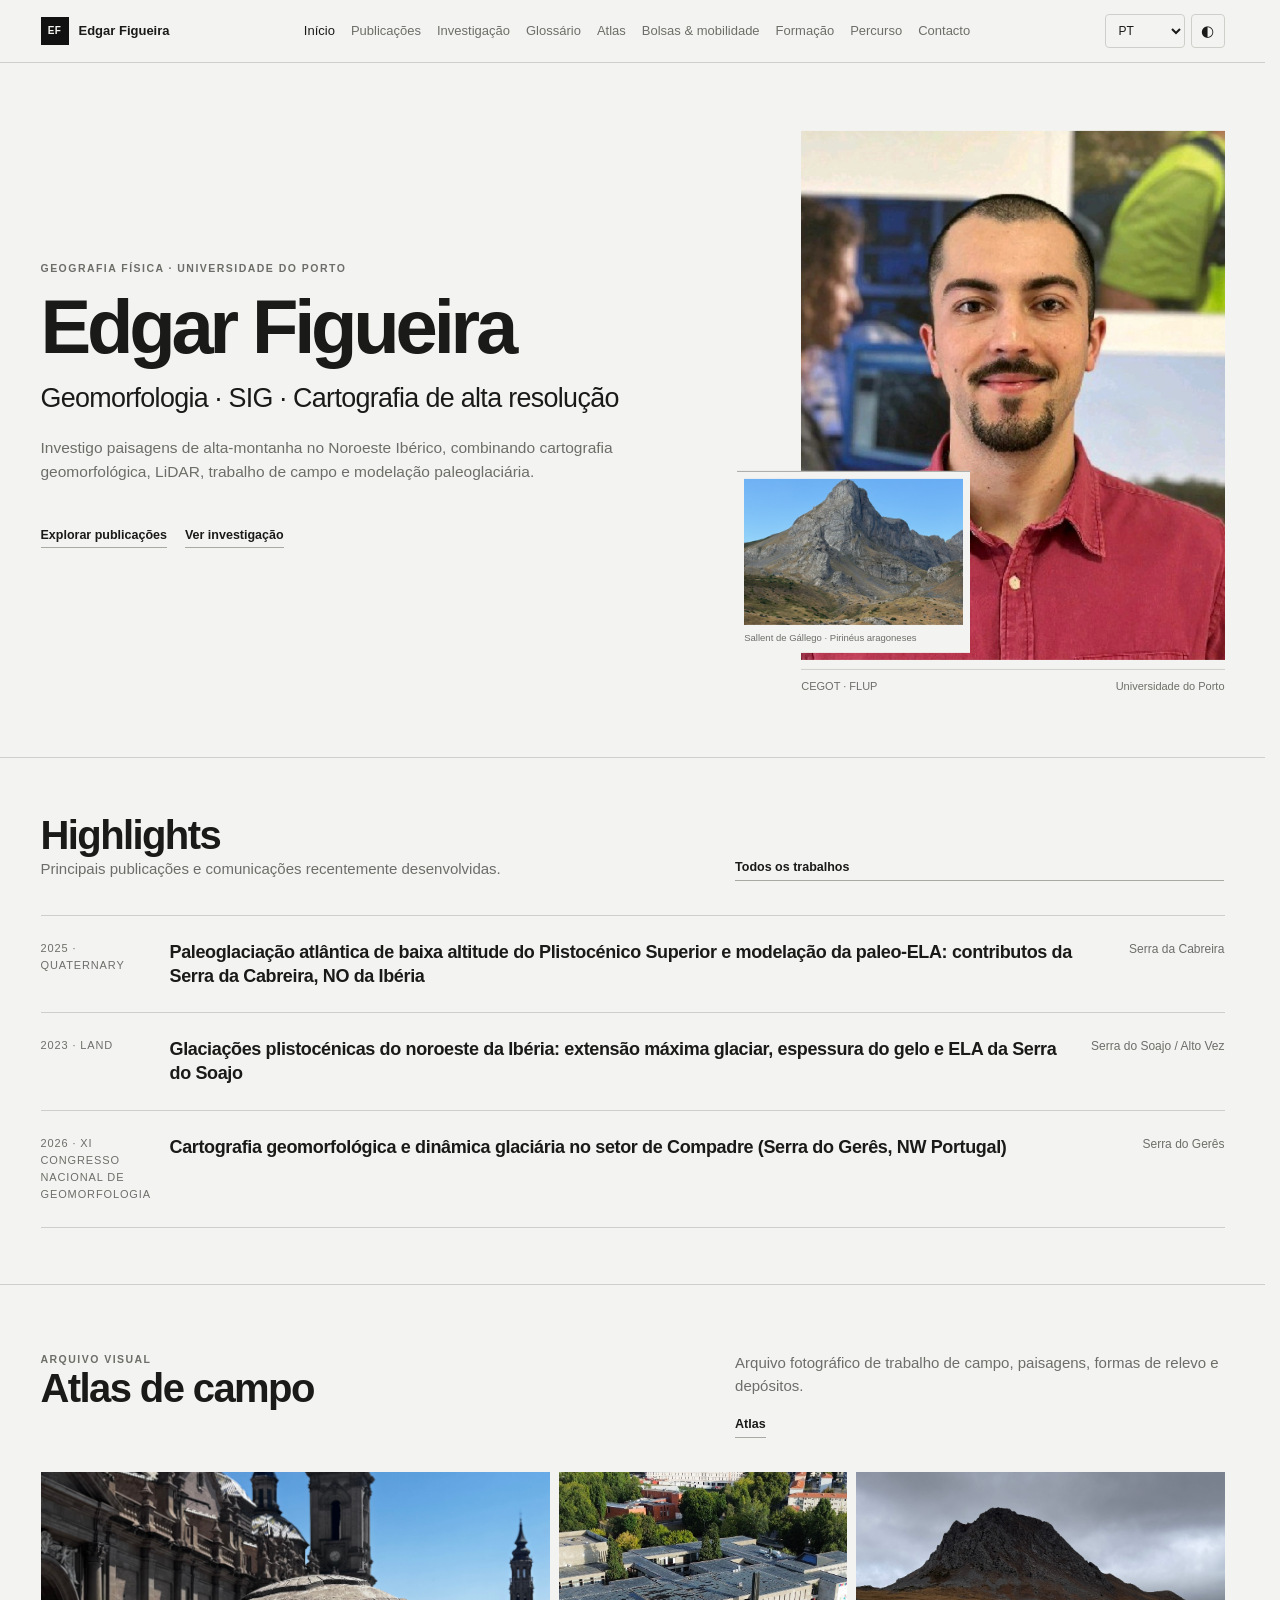
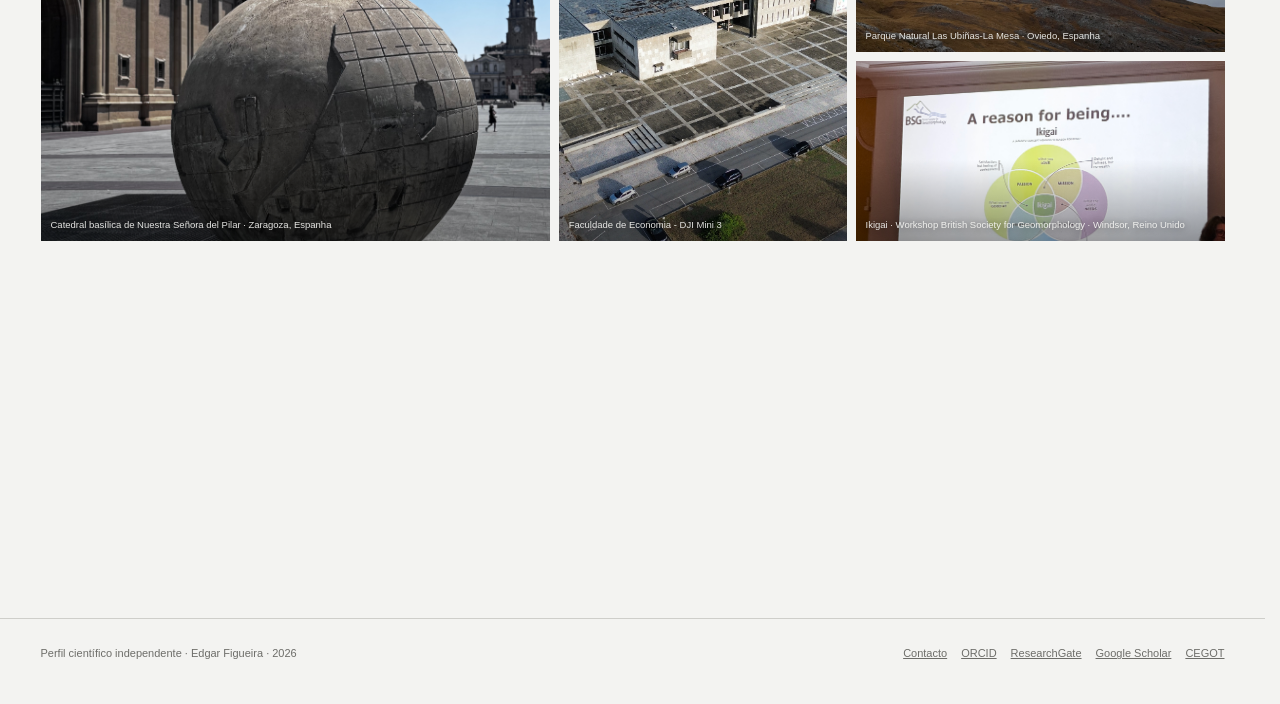
<file: index.html>
<!DOCTYPE html>

<html lang="pt">
<head>
<meta charset="utf-8"/>
<meta content="width=device-width,initial-scale=1" name="viewport"/>
<meta content="light dark" name="color-scheme"/>
<link href="styles.css" rel="stylesheet"/>
<meta content="Portefólio científico de Edgar Figueira — geomorfologia glaciária, SIG, LiDAR e reconstrução paleoglaciária no Noroeste Ibérico." data-i18n-content="home_meta_description" name="description"/>
<title data-i18n="home_meta_title">Edgar Figueira · Portefólio científico</title>
<link data-site-favicon="1" href="assets/favicon.svg" rel="icon" type="image/svg+xml"/>
<!-- SEO & social metadata -->
<meta name="robots" content="index,follow,max-image-preview:large,max-snippet:-1,max-video-preview:-1"/>
<meta name="author" content="Edgar Figueira"/>
<link rel="canonical" href="https://edgarfigueira.github.io/portfolio/" data-seo-canonical="1"/>
<meta property="og:type" content="website" data-seo-og-type="1"/>
<meta property="og:site_name" content="Edgar Figueira · Scientific Portfolio" data-seo-site-name="1"/>
<meta property="og:title" content="Edgar Figueira · Portefólio científico" data-seo-title="1"/>
<meta property="og:description" content="Portefólio científico de Edgar Figueira — geomorfologia glaciária, SIG, LiDAR e reconstrução paleoglaciária no Noroeste Ibérico." data-seo-description="1"/>
<meta property="og:url" content="https://edgarfigueira.github.io/portfolio/" data-seo-url="1"/>
<meta property="og:locale" content="pt_PT" data-seo-locale="1"/>
<meta property="og:image" content="https://edgarfigueira.github.io/portfolio/assets/me.jpeg" data-seo-image="1"/>
<meta property="og:image:alt" content="Edgar Figueira" data-seo-image-alt="1"/>
<meta name="twitter:card" content="summary_large_image"/>
<meta name="twitter:title" content="Edgar Figueira · Portefólio científico" data-seo-twitter-title="1"/>
<meta name="twitter:description" content="Portefólio científico de Edgar Figueira — geomorfologia glaciária, SIG, LiDAR e reconstrução paleoglaciária no Noroeste Ibérico." data-seo-twitter-description="1"/>
<meta name="twitter:image" content="https://edgarfigueira.github.io/portfolio/assets/me.jpeg" data-seo-twitter-image="1"/>
<!-- End SEO & social metadata -->
</head>
<body>
<a class="skip-link" data-i18n="skip" href="#main"></a>
<header class="site-header">
<nav aria-label="Navegação principal" class="navbar" data-i18n-aria="nav_primary">
<a class="brand" href="index.html"><span class="brand-mark" data-profile-mark="1">EF</span><span data-profile-name="1">Edgar Figueira</span></a>
<div class="nav-links" id="navLinks">
<a aria-current="page" data-i18n="nav_home" href="index.html"></a><a data-i18n="nav_works" href="works.html"></a><a data-i18n="nav_research" href="research.html"></a><a data-i18n="nav_terms" href="terminology.html"></a><a data-i18n="nav_atlas" href="atlas.html"></a><a data-i18n="nav_mobility" href="mobility.html"></a><a data-i18n="nav_training" href="training.html"></a><a data-i18n="nav_cv" href="cv.html"></a><a data-i18n="nav_contact" href="contact.html"></a>
</div>
<div class="nav-actions">
<select aria-label="Selecionar idioma" class="lang-select" data-i18n-aria="language_select" id="languageSelect">
<option value="pt">PT</option>
<option value="es">ES</option>
<option value="en">EN</option>
<option value="de">DE</option>
<option value="fr">FR</option>
<option value="it">IT</option>
<option value="no">NO</option>
<option value="zh">中文</option></select><button class="icon-btn" data-i18n-aria="theme" id="themeToggle">
						◐</button><button aria-expanded="false" class="icon-btn menu-btn" data-i18n-aria="menu" id="menuToggle">
						☰
					</button>
</div>
</nav>
</header>
<main id="main">
<section class="hero home-hero">
<div class="shell hero-grid home-hero-grid">
<div class="home-hero-copy">
<div class="kicker" data-i18n="hero_kicker"></div>
<h1 data-profile-name="1">Edgar Figueira</h1>
<p class="hero-subtitle" data-i18n="hero_subtitle"></p>
<p class="hero-copy" data-i18n="hero_copy"></p>
<div class="actions">
<a class="text-action strong" data-i18n="explore" href="works.html"></a>
<a class="text-action strong" data-i18n="research" href="research.html"></a>
</div>
</div>
<div class="home-hero-media" data-home-parallax="">
<figure class="portrait-wrap home-portrait">
<img alt="Retrato de Edgar Figueira" data-i18n-alt="cv_portrait_alt" data-profile-image="1" src="assets/me.jpeg"/>
<figcaption>
<span data-i18n="home_affiliation_primary">CEGOT · FLUP</span><span data-i18n="home_affiliation_secondary">Universidade do Porto</span>
</figcaption>
</figure>
<figure class="home-field-image" hidden="" id="homeHeroField">
<img alt="" id="homeHeroFieldImage"/>
<figcaption id="homeHeroFieldCaption"></figcaption>
</figure>
</div>
</div>
</section>
<section class="section home-highlights-section" data-reveal="">
<div class="shell">
<div class="section-head">
<div>
<h2 class="section-title" data-i18n="selected"></h2>
<p class="section-copy" data-i18n="selected_copy"></p>
</div>
<a class="text-action" data-i18n="all_works" href="works.html"></a>
</div>
<div class="selected-list" id="highlightsList"></div>
</div>
</section>
<section class="section home-atlas-preview" data-reveal="" hidden="" id="homeAtlasPreview">
<div class="shell">
<div class="section-head atlas-preview-head">
<div>
<div class="kicker" data-i18n="atlas_kicker"></div>
<h2 class="section-title" data-i18n="atlas_title"></h2>
</div>
<div>
<p class="section-copy" data-i18n="atlas_copy"></p>
<a class="text-action strong" data-i18n="nav_atlas" href="atlas.html"></a>
</div>
</div>
<div aria-live="polite" class="home-photo-mosaic" id="homePhotoMosaic"></div>
</div>
</section>
<section class="section home-metrics-section" data-reveal="">
<div class="shell">
<div class="metrics" id="homeMetrics">
<div class="metric">
<strong data-count-metric="" data-metric-value="publications">17</strong><span data-i18n="metric_publications"></span>
</div>
<div class="metric metric-live" data-live-source="crossref">
<strong aria-live="polite" data-count-metric="" data-live-citation="crossref">—</strong><span data-i18n="metric_crossref_citations"></span>
</div>
<div class="metric metric-live" data-live-source="opencitations">
<strong aria-live="polite" data-count-metric="" data-live-citation="opencitations">—</strong><span data-i18n="metric_opencitations_citations"></span>
</div>
<div class="metric">
<strong data-count-metric="" data-metric-value="studyAreas">6</strong><span data-i18n="metric_regions"></span>
</div>
</div>
<p class="metrics-source">
<span data-i18n="metric_live_source"></span>
<a href="https://www.crossref.org/" rel="noopener" target="_blank">Crossref</a>
<span aria-hidden="true">·</span>
<a href="https://opencitations.net/" rel="noopener" target="_blank">OpenCitations</a>
<span aria-hidden="true">·</span>
<span aria-live="polite" data-metrics-status="metric_live_loading" id="metricsLiveStatus"></span>
</p>
<p class="metrics-note" data-i18n="metric_coverage_note"></p>
</div>
</section>
</main>
<footer>
<div class="shell footer-row">
<span><span data-i18n="footer"></span> · <span data-current-year=""></span></span>
<div class="footer-links">
<a data-i18n="nav_contact" href="contact.html"></a><a data-profile-link="orcid" href="https://orcid.org/0000-0001-9567-1648" rel="noopener" target="_blank">ORCID</a><a data-profile-link="researchgate" href="https://www.researchgate.net/profile/Edgar-Figueira-2" rel="noopener" target="_blank">ResearchGate</a><a data-profile-link="googleScholar" href="https://scholar.google.com/citations?user=lm7kI1sAAAAJ&amp;hl=pt-PT&amp;oi=ao" rel="noopener" target="_blank">Google Scholar</a><a data-profile-link="cegot" href="https://cegot.pt/pt/membros/edgar-junceiro-ramos-carneiro-figueira" rel="noopener" target="_blank">CEGOT</a>
</div>
</div>
</footer>
<script src="js/data-loader.js"></script>
<script src="js/app.js"></script>
<script src="js/metrics.js?v=7.5.0"></script>
<script src="js/home.js"></script>
</body>
</html>
</file>
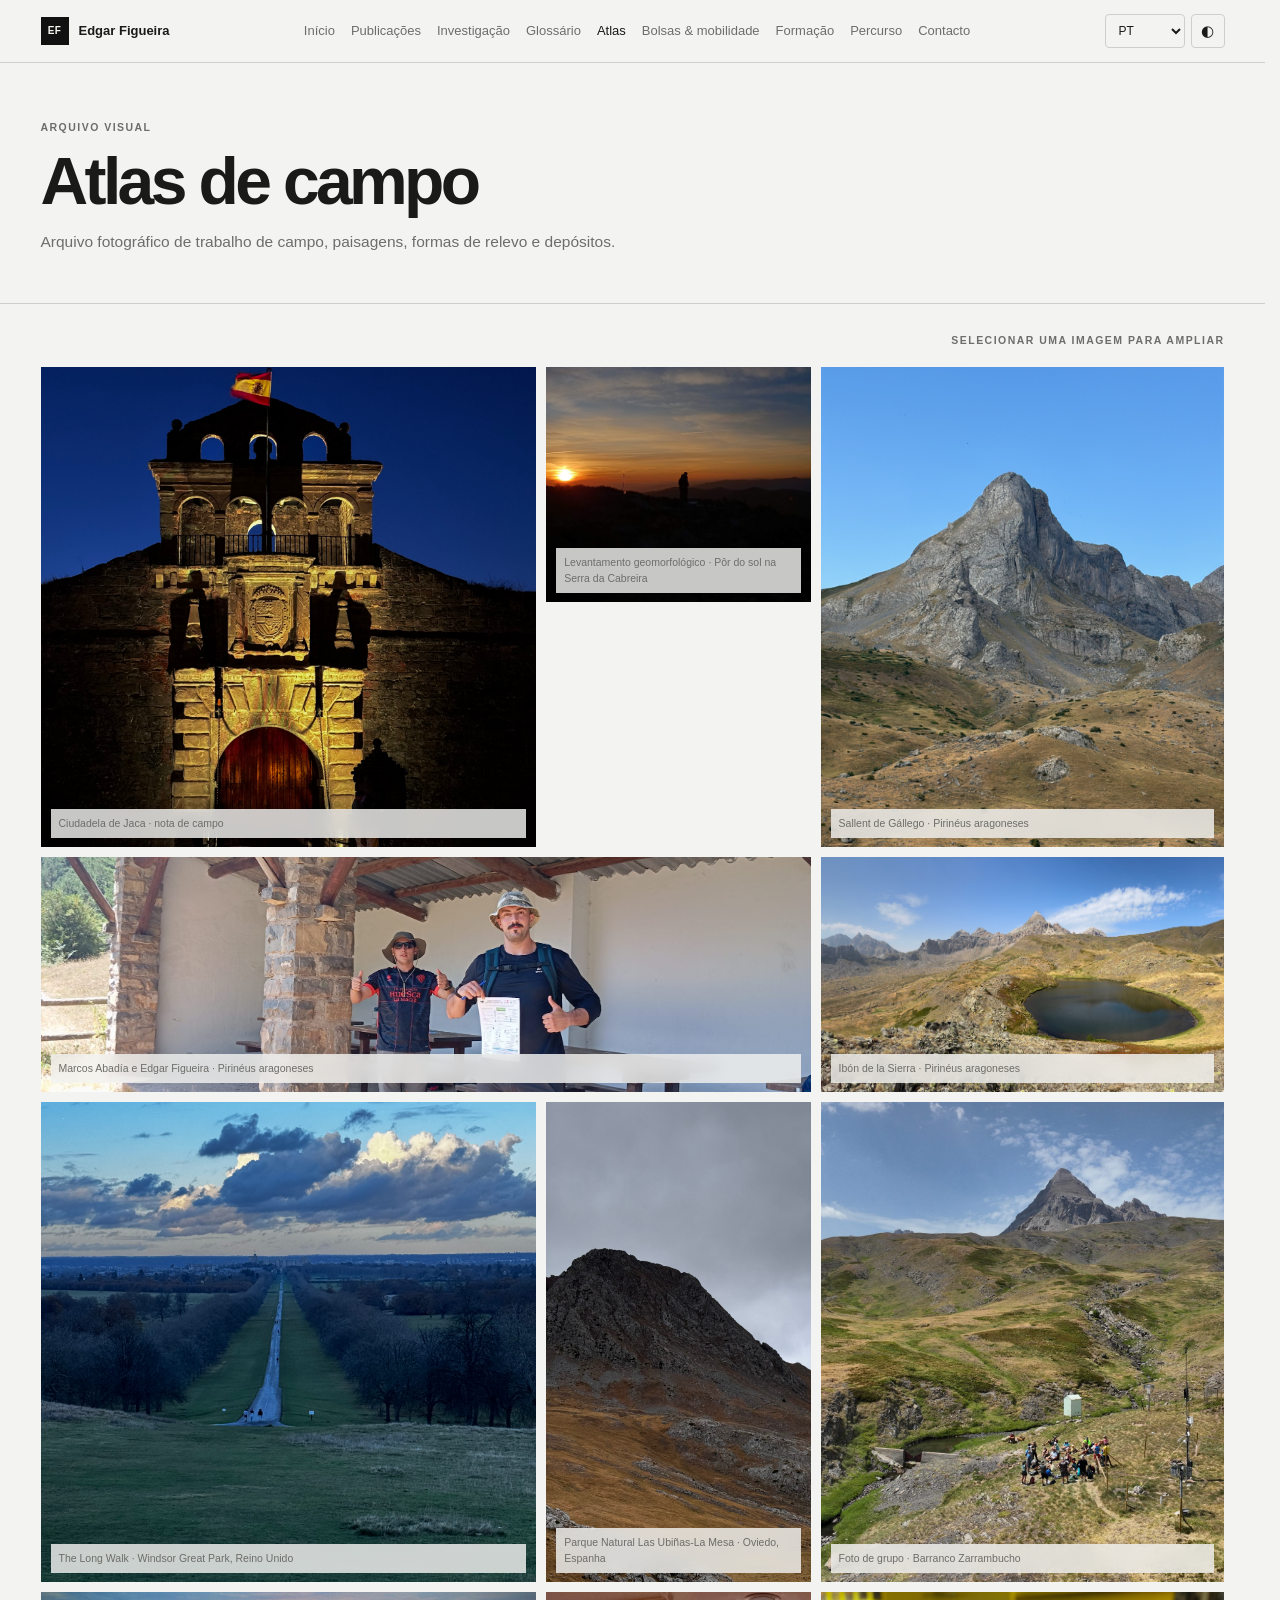
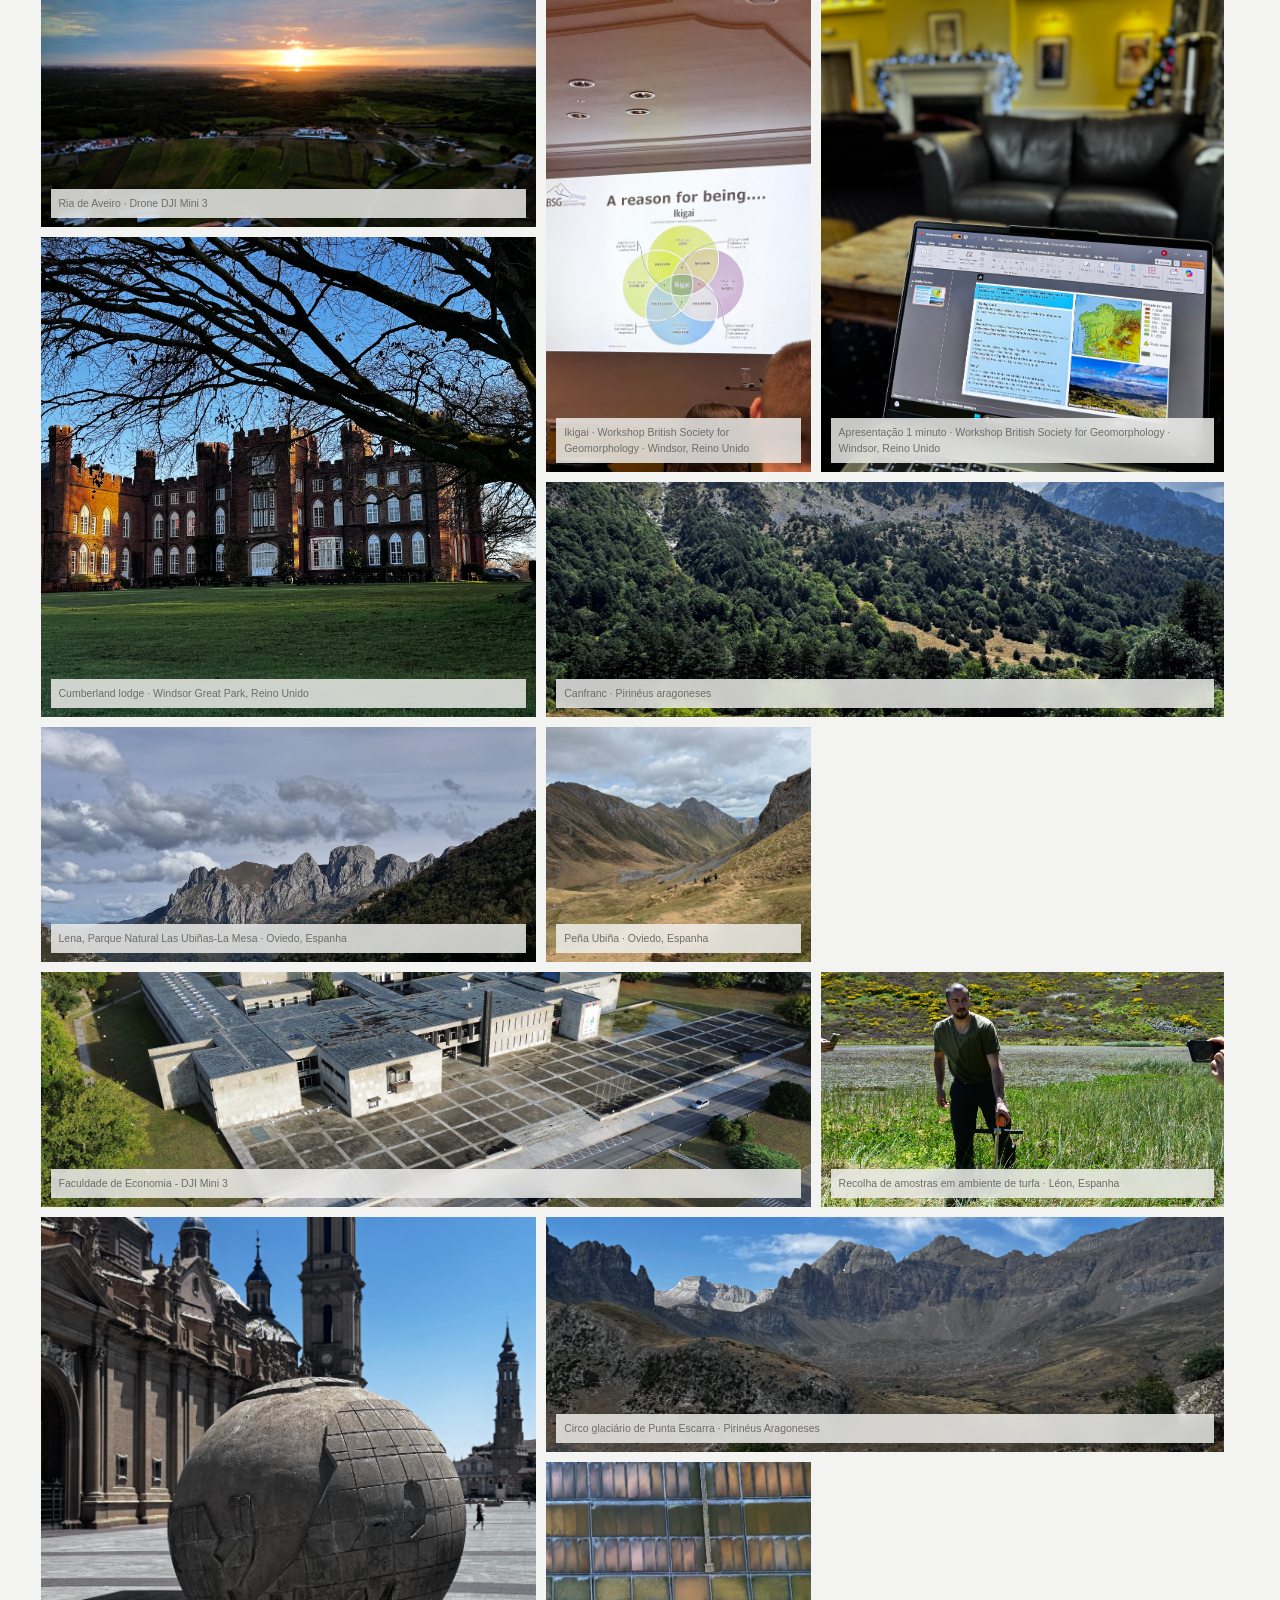
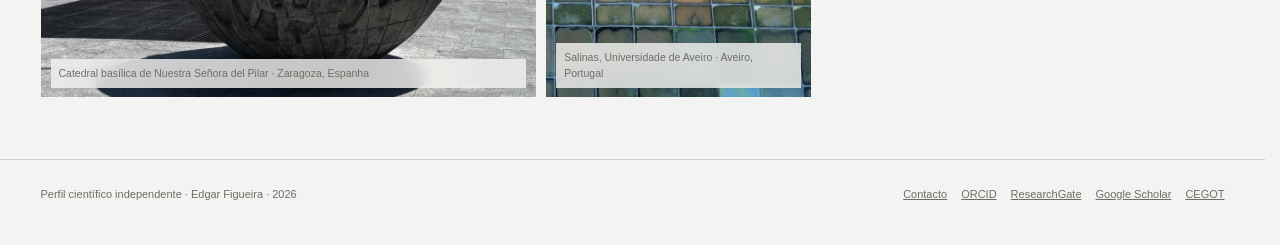
<file: atlas.html>
<!DOCTYPE html>

<html lang="pt">
<head>
<meta charset="utf-8"/>
<meta content="width=device-width,initial-scale=1" name="viewport"/>
<meta content="light dark" name="color-scheme"/>
<link href="styles.css" rel="stylesheet"/>
<meta content="Atlas de campo — fotografias de trabalho de campo, paisagens de montanha e evidências geomorfológicas." data-i18n-content="atlas_meta_description" name="description"/>
<title data-i18n="atlas_meta_title">Atlas de campo · Edgar Figueira</title>
<link data-site-favicon="1" href="assets/favicon.svg" rel="icon" type="image/svg+xml"/>
<!-- SEO & social metadata -->
<meta name="robots" content="index,follow,max-image-preview:large,max-snippet:-1,max-video-preview:-1"/>
<meta name="author" content="Edgar Figueira"/>
<link rel="canonical" href="https://edgarfigueira.github.io/portfolio/atlas.html" data-seo-canonical="1"/>
<meta property="og:type" content="website" data-seo-og-type="1"/>
<meta property="og:site_name" content="Edgar Figueira · Scientific Portfolio" data-seo-site-name="1"/>
<meta property="og:title" content="Atlas de campo · Edgar Figueira" data-seo-title="1"/>
<meta property="og:description" content="Atlas de campo — fotografias de trabalho de campo, paisagens de montanha e evidências geomorfológicas." data-seo-description="1"/>
<meta property="og:url" content="https://edgarfigueira.github.io/portfolio/atlas.html" data-seo-url="1"/>
<meta property="og:locale" content="pt_PT" data-seo-locale="1"/>
<meta property="og:image" content="https://edgarfigueira.github.io/portfolio/assets/me.jpeg" data-seo-image="1"/>
<meta property="og:image:alt" content="Edgar Figueira" data-seo-image-alt="1"/>
<meta name="twitter:card" content="summary_large_image"/>
<meta name="twitter:title" content="Atlas de campo · Edgar Figueira" data-seo-twitter-title="1"/>
<meta name="twitter:description" content="Atlas de campo — fotografias de trabalho de campo, paisagens de montanha e evidências geomorfológicas." data-seo-twitter-description="1"/>
<meta name="twitter:image" content="https://edgarfigueira.github.io/portfolio/assets/me.jpeg" data-seo-twitter-image="1"/>
<!-- End SEO & social metadata -->
</head>
<body>
<a class="skip-link" data-i18n="skip" href="#main"></a>
<header class="site-header">
<nav aria-label="Navegação principal" class="navbar" data-i18n-aria="nav_primary">
<a class="brand" href="index.html"><span class="brand-mark" data-profile-mark="1">EF</span><span data-profile-name="1">Edgar Figueira</span></a>
<div class="nav-links" id="navLinks">
<a data-i18n="nav_home" href="index.html"></a><a data-i18n="nav_works" href="works.html"></a><a data-i18n="nav_research" href="research.html"></a><a data-i18n="nav_terms" href="terminology.html"></a><a aria-current="page" data-i18n="nav_atlas" href="atlas.html"></a><a data-i18n="nav_mobility" href="mobility.html"></a><a data-i18n="nav_training" href="training.html"></a><a data-i18n="nav_cv" href="cv.html"></a><a data-i18n="nav_contact" href="contact.html"></a>
</div>
<div class="nav-actions">
<select aria-label="Selecionar idioma" class="lang-select" data-i18n-aria="language_select" id="languageSelect">
<option value="pt">PT</option>
<option value="es">ES</option>
<option value="en">EN</option>
<option value="de">DE</option>
<option value="fr">FR</option>
<option value="it">IT</option>
<option value="no">NO</option>
<option value="zh">中文</option></select><button class="icon-btn" data-i18n-aria="theme" id="themeToggle">
						◐</button><button aria-expanded="false" class="icon-btn menu-btn" data-i18n-aria="menu" id="menuToggle">
						☰
					</button>
</div>
</nav>
</header>
<main id="main">
<section class="page-hero">
<div class="shell">
<div class="kicker" data-i18n="atlas_kicker"></div>
<h1 data-i18n="atlas_title"></h1>
<p data-i18n="atlas_copy"></p>
</div>
</section>
<section class="section atlas-page-section">
<div class="shell">
<div class="section-head atlas-head">
<div></div>
<span class="kicker" data-i18n="atlas_hint"></span>
</div>
<div class="atlas" id="fieldAtlas"></div>
</div>
</section>
</main>
<dialog class="photo-modal" id="photoModal">
<div class="modal-inner">
<div id="photoModalMedia"></div>
<div class="modal-bar">
<span id="photoModalCaption"></span><button class="text-action" data-i18n="close" id="photoModalClose"></button>
</div>
</div>
</dialog>
<footer>
<div class="shell footer-row">
<span><span data-i18n="footer"></span> · <span data-current-year=""></span></span>
<div class="footer-links">
<a data-i18n="nav_contact" href="contact.html"></a><a data-profile-link="orcid" href="https://orcid.org/0000-0001-9567-1648" rel="noopener" target="_blank">ORCID</a><a data-profile-link="researchgate" href="https://www.researchgate.net/profile/Edgar-Figueira-2" rel="noopener" target="_blank">ResearchGate</a><a data-profile-link="googleScholar" href="https://scholar.google.com/citations?user=lm7kI1sAAAAJ&amp;hl=pt-PT&amp;oi=ao" rel="noopener" target="_blank">Google Scholar</a><a data-profile-link="cegot" href="https://cegot.pt/pt/membros/edgar-junceiro-ramos-carneiro-figueira" rel="noopener" target="_blank">CEGOT</a>
</div>
</div>
</footer>
<script src="js/data-loader.js"></script>
<script src="js/app.js"></script>
<script src="js/gallery-render.js"></script>
</body>
</html>
</file>
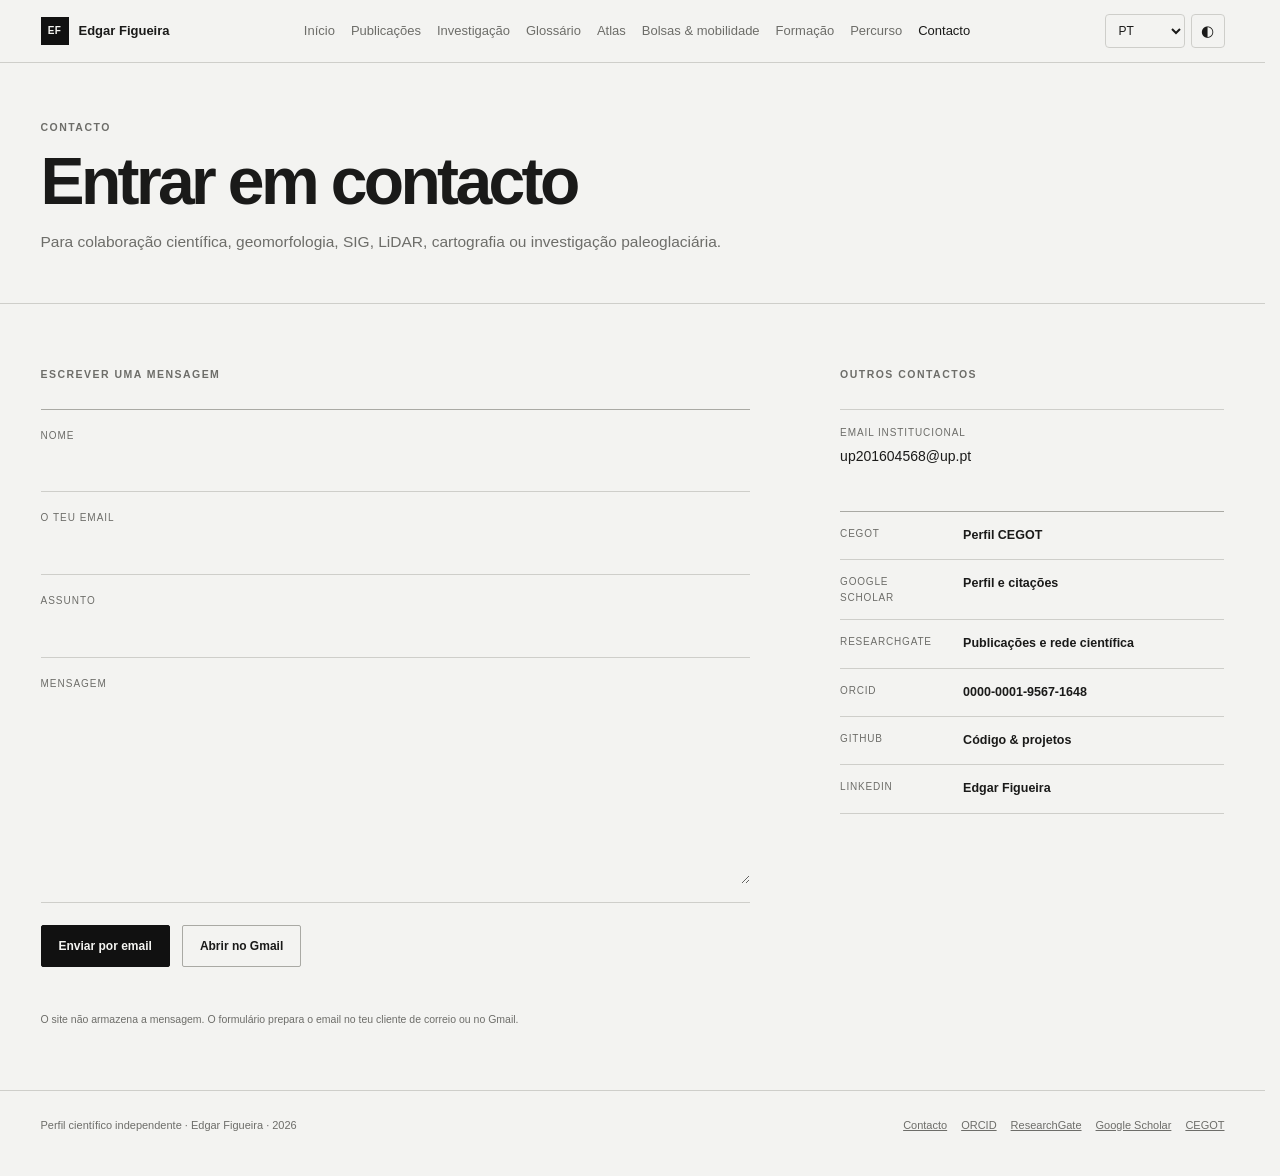
<file: contact.html>
<!DOCTYPE html>

<html lang="pt">
<head>
<meta charset="utf-8"/>
<meta content="width=device-width,initial-scale=1" name="viewport"/>
<meta content="light dark" name="color-scheme"/>
<link href="styles.css" rel="stylesheet"/>
<meta content="Contacte Edgar Figueira para colaboração científica, geomorfologia, SIG, LiDAR e investigação paleoglaciária." data-i18n-content="contact_meta_description" name="description"/>
<title data-i18n="contact_meta_title">Contacto · Edgar Figueira</title>
<link data-site-favicon="1" href="assets/favicon.svg" rel="icon" type="image/svg+xml"/>
<!-- SEO & social metadata -->
<meta name="robots" content="index,follow,max-image-preview:large,max-snippet:-1,max-video-preview:-1"/>
<meta name="author" content="Edgar Figueira"/>
<link rel="canonical" href="https://edgarfigueira.github.io/portfolio/contact.html" data-seo-canonical="1"/>
<meta property="og:type" content="website" data-seo-og-type="1"/>
<meta property="og:site_name" content="Edgar Figueira · Scientific Portfolio" data-seo-site-name="1"/>
<meta property="og:title" content="Contacto · Edgar Figueira" data-seo-title="1"/>
<meta property="og:description" content="Contacte Edgar Figueira para colaboração científica, geomorfologia, SIG, LiDAR e investigação paleoglaciária." data-seo-description="1"/>
<meta property="og:url" content="https://edgarfigueira.github.io/portfolio/contact.html" data-seo-url="1"/>
<meta property="og:locale" content="pt_PT" data-seo-locale="1"/>
<meta property="og:image" content="https://edgarfigueira.github.io/portfolio/assets/me.jpeg" data-seo-image="1"/>
<meta property="og:image:alt" content="Edgar Figueira" data-seo-image-alt="1"/>
<meta name="twitter:card" content="summary_large_image"/>
<meta name="twitter:title" content="Contacto · Edgar Figueira" data-seo-twitter-title="1"/>
<meta name="twitter:description" content="Contacte Edgar Figueira para colaboração científica, geomorfologia, SIG, LiDAR e investigação paleoglaciária." data-seo-twitter-description="1"/>
<meta name="twitter:image" content="https://edgarfigueira.github.io/portfolio/assets/me.jpeg" data-seo-twitter-image="1"/>
<!-- End SEO & social metadata -->
</head>
<body>
<a class="skip-link" data-i18n="skip" href="#main"></a>
<header class="site-header">
<nav aria-label="Navegação principal" class="navbar" data-i18n-aria="nav_primary">
<a class="brand" href="index.html">
<span class="brand-mark" data-profile-mark="1">EF</span>
<span data-profile-name="1">Edgar Figueira</span>
</a>
<div class="nav-links" id="navLinks">
<a data-i18n="nav_home" href="index.html"></a>
<a data-i18n="nav_works" href="works.html"></a>
<a data-i18n="nav_research" href="research.html"></a>
<a data-i18n="nav_terms" href="terminology.html"></a>
<a data-i18n="nav_atlas" href="atlas.html"></a>
<a data-i18n="nav_mobility" href="mobility.html"></a>
<a data-i18n="nav_training" href="training.html"></a>
<a data-i18n="nav_cv" href="cv.html"></a>
<a aria-current="page" data-i18n="nav_contact" href="contact.html"></a>
</div>
<div class="nav-actions">
<select aria-label="Selecionar idioma" class="lang-select" data-i18n-aria="language_select" id="languageSelect">
<option value="pt">PT</option>
<option value="es">ES</option>
<option value="en">EN</option>
<option value="de">DE</option>
<option value="fr">FR</option>
<option value="it">IT</option>
<option value="no">NO</option>
<option value="zh">中文</option>
</select>
<button class="icon-btn" data-i18n-aria="theme" id="themeToggle">
						◐
					</button>
<button aria-expanded="false" class="icon-btn menu-btn" data-i18n-aria="menu" id="menuToggle">
						☰
					</button>
</div>
</nav>
</header>
<main id="main">
<section class="page-hero contact-page-hero">
<div class="shell">
<div class="kicker" data-i18n="contact_page_kicker"></div>
<h1 data-i18n="contact_page_title"></h1>
<p data-i18n="contact_page_intro"></p>
</div>
</section>
<section class="section contact-page-section">
<div class="shell contact-layout">
<div class="contact-form-wrap">
<div class="eyebrow" data-i18n="contact_form_title"></div>
<form class="contact-form" id="contactForm" novalidate="">
<label>
<span data-i18n="contact_name"></span>
<input autocomplete="name" id="contactName" name="name" type="text"/>
</label>
<label>
<span data-i18n="contact_sender_email"></span>
<input autocomplete="email" id="contactSenderEmail" name="email" type="email"/>
</label>
<label>
<span data-i18n="contact_subject"></span>
<input id="contactSubject" name="subject" required="" type="text"/>
</label>
<label>
<span data-i18n="contact_message"></span>
<textarea id="contactMessage" name="message" required="" rows="8"></textarea>
</label>
<div class="contact-form-actions">
<button class="contact-submit" data-i18n="contact_send" type="submit"></button>
<button class="contact-secondary" data-i18n="contact_gmail" id="openGmail" type="button"></button>
</div>
<p aria-live="polite" class="contact-status" id="contactStatus"></p>
<p class="contact-privacy" data-i18n="contact_privacy"></p>
</form>
</div>
<aside class="contact-directory">
<div class="eyebrow" data-i18n="contact_elsewhere"></div>
<div class="contact-address">
<span data-i18n="contact_institutional"></span>
<a data-contact-email="1" data-profile-email="1" href="mailto:up201604568@up.pt">up201604568@up.pt</a>
</div>
<nav aria-label="Perfis científicos" class="contact-profile-list" data-i18n-aria="contact_profiles_aria">
<a data-profile-link="cegot" href="https://cegot.pt/pt/membros/edgar-junceiro-ramos-carneiro-figueira" rel="noopener" target="_blank">
<span>CEGOT</span>
<strong data-i18n="cegot_profile"></strong>
</a>
<a data-profile-link="googleScholar" href="https://scholar.google.com/citations?user=lm7kI1sAAAAJ&amp;hl=pt-PT&amp;oi=ao" rel="noopener" target="_blank">
<span>Google Scholar</span>
<strong data-i18n="contact_scholar"></strong>
</a>
<a data-profile-link="researchgate" href="https://www.researchgate.net/profile/Edgar-Figueira-2" rel="noopener" target="_blank">
<span>ResearchGate</span>
<strong data-i18n="contact_researchgate"></strong>
</a>
<a data-profile-link="orcid" href="https://orcid.org/0000-0001-9567-1648" rel="noopener" target="_blank">
<span>ORCID</span>
<strong>0000-0001-9567-1648</strong>
</a>
<a data-profile-link="github" href="https://github.com/edgarfigueira" rel="noopener" target="_blank">
<span>GitHub</span>
<strong data-i18n="contact_github"></strong>
</a>
<a data-profile-link="linkedin" href="https://www.linkedin.com/in/edgarfigueira" rel="noopener" target="_blank">
<span>LinkedIn</span>
<strong data-profile-name="1">Edgar Figueira</strong>
</a>
</nav>
</aside>
</div>
</section>
</main>
<footer>
<div class="shell footer-row">
<span>
<span data-i18n="footer"></span>
					·
					<span data-current-year=""></span>
</span>
<div class="footer-links">
<a data-i18n="nav_contact" href="contact.html"></a>
<a data-profile-link="orcid" href="https://orcid.org/0000-0001-9567-1648" rel="noopener" target="_blank">
						ORCID
					</a>
<a data-profile-link="researchgate" href="https://www.researchgate.net/profile/Edgar-Figueira-2" rel="noopener" target="_blank">
						ResearchGate
					</a>
<a data-profile-link="googleScholar" href="https://scholar.google.com/citations?user=lm7kI1sAAAAJ&amp;hl=pt-PT&amp;oi=ao" rel="noopener" target="_blank">
						Google Scholar
					</a>
<a data-profile-link="cegot" href="https://cegot.pt/pt/membros/edgar-junceiro-ramos-carneiro-figueira" rel="noopener" target="_blank">
						CEGOT
					</a>
</div>
</div>
</footer>
<script src="js/data-loader.js"></script>
<script src="js/app.js"></script>
<script src="js/contact.js"></script>
</body>
</html>
</file>
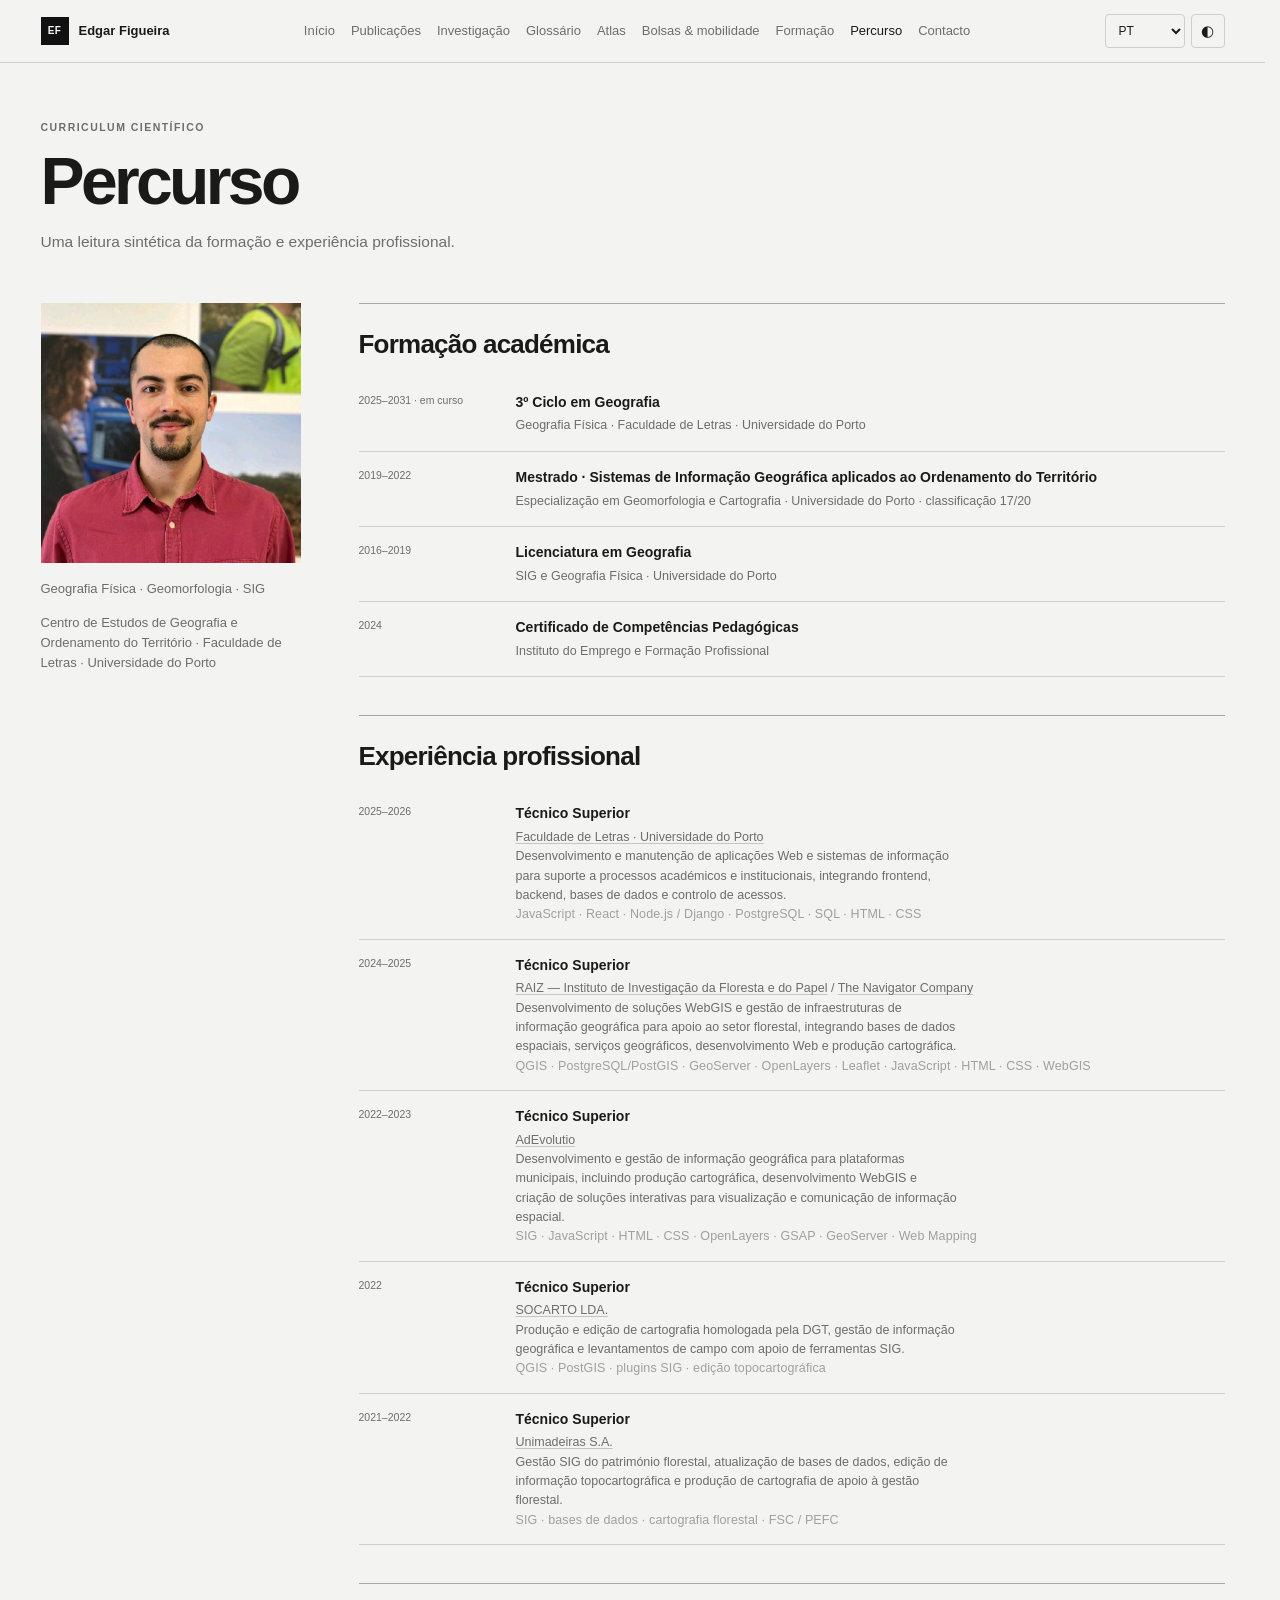
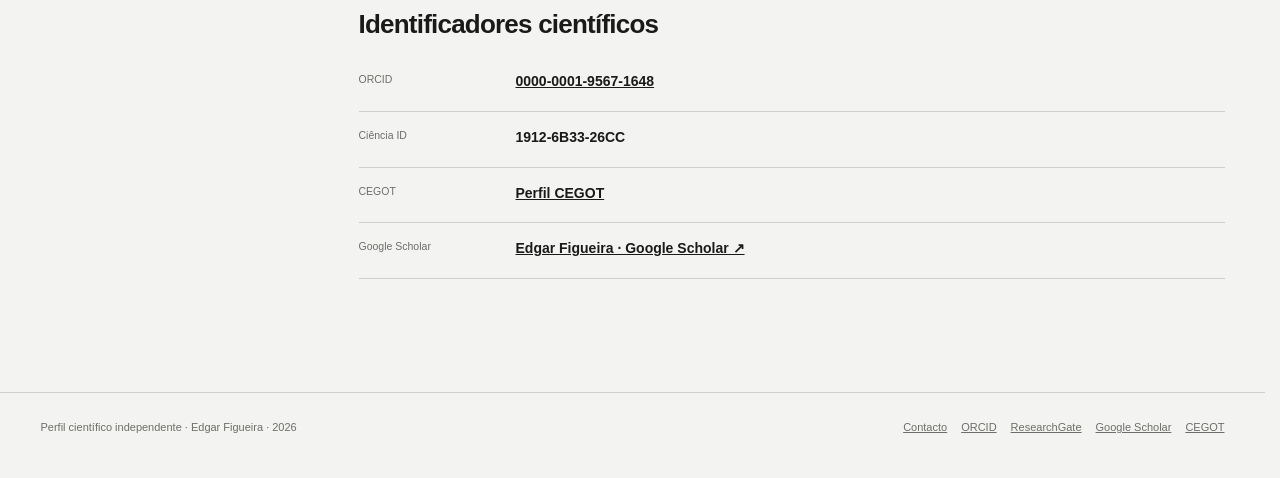
<file: cv.html>
<!DOCTYPE html>

<html lang="pt">
<head>
<meta charset="utf-8"/>
<meta content="width=device-width,initial-scale=1" name="viewport"/>
<meta content="light dark" name="color-scheme"/>
<link href="styles.css" rel="stylesheet"/>
<meta content="Perfil académico e profissional — Edgar Figueira." data-i18n-content="cv_meta_description" name="description"/>
<title data-i18n="cv_meta_title">Percurso · Edgar Figueira</title>
<link data-site-favicon="1" href="assets/favicon.svg" rel="icon" type="image/svg+xml"/>
<!-- SEO & social metadata -->
<meta name="robots" content="index,follow,max-image-preview:large,max-snippet:-1,max-video-preview:-1"/>
<meta name="author" content="Edgar Figueira"/>
<link rel="canonical" href="https://edgarfigueira.github.io/portfolio/cv.html" data-seo-canonical="1"/>
<meta property="og:type" content="website" data-seo-og-type="1"/>
<meta property="og:site_name" content="Edgar Figueira · Scientific Portfolio" data-seo-site-name="1"/>
<meta property="og:title" content="Percurso · Edgar Figueira" data-seo-title="1"/>
<meta property="og:description" content="Perfil académico e profissional — Edgar Figueira." data-seo-description="1"/>
<meta property="og:url" content="https://edgarfigueira.github.io/portfolio/cv.html" data-seo-url="1"/>
<meta property="og:locale" content="pt_PT" data-seo-locale="1"/>
<meta property="og:image" content="https://edgarfigueira.github.io/portfolio/assets/me.jpeg" data-seo-image="1"/>
<meta property="og:image:alt" content="Edgar Figueira" data-seo-image-alt="1"/>
<meta name="twitter:card" content="summary_large_image"/>
<meta name="twitter:title" content="Percurso · Edgar Figueira" data-seo-twitter-title="1"/>
<meta name="twitter:description" content="Perfil académico e profissional — Edgar Figueira." data-seo-twitter-description="1"/>
<meta name="twitter:image" content="https://edgarfigueira.github.io/portfolio/assets/me.jpeg" data-seo-twitter-image="1"/>
<!-- End SEO & social metadata -->
</head>
<body>
<a class="skip-link" data-i18n="skip" href="#main"></a>
<header class="site-header">
<nav aria-label="Navegação principal" class="navbar" data-i18n-aria="nav_primary">
<a class="brand" href="index.html">
<span class="brand-mark" data-profile-mark="1">EF</span>
<span data-profile-name="1">Edgar Figueira</span>
</a>
<div class="nav-links" id="navLinks">
<a data-i18n="nav_home" href="index.html"></a>
<a data-i18n="nav_works" href="works.html"></a>
<a data-i18n="nav_research" href="research.html"></a>
<a data-i18n="nav_terms" href="terminology.html"></a>
<a data-i18n="nav_atlas" href="atlas.html"></a>
<a data-i18n="nav_mobility" href="mobility.html"></a>
<a data-i18n="nav_training" href="training.html"></a>
<a aria-current="page" data-i18n="nav_cv" href="cv.html"></a>
<a data-i18n="nav_contact" href="contact.html"></a>
</div>
<div class="nav-actions">
<select aria-label="Selecionar idioma" class="lang-select" data-i18n-aria="language_select" id="languageSelect">
<option value="pt">PT</option>
<option value="es">ES</option>
<option value="en">EN</option>
<option value="de">DE</option>
<option value="fr">FR</option>
<option value="it">IT</option>
<option value="no">NO</option>
<option value="zh">中文</option>
</select>
<button class="icon-btn" data-i18n-aria="theme" id="themeToggle">
						◐
					</button>
<button aria-expanded="false" class="icon-btn menu-btn" data-i18n-aria="menu" id="menuToggle">
						☰
					</button>
</div>
</nav>
</header>
<main id="main">
<section class="page-hero">
<div class="shell">
<div class="kicker" data-i18n="cv_kicker"></div>
<h1 data-i18n="cv_title"></h1>
<p data-i18n="cv_intro"></p>
</div>
</section>
<div class="shell cv-grid">
<aside class="cv-aside">
<img alt="Retrato de Edgar Figueira" data-i18n-alt="cv_portrait_alt" data-profile-image="1" src="assets/me.jpeg" style="width: 100%; display: block; margin-bottom: 16px"/>
<p id="cvAsideFields"></p>
<p id="cvAsideAffiliation"></p>
</aside>
<article>
<section class="cv-block"><h2 data-i18n="education"></h2><div id="cvEducationList"></div></section>
<section class="cv-block"><h2 data-i18n="experience"></h2><div id="cvExperienceList"></div></section>
<section class="cv-block"><h2 data-i18n="identifiers"></h2><div id="cvIdentifiersList"></div></section>
</article>
</div>
</main>
<footer>
<div class="shell footer-row">
<span>
<span data-i18n="footer"></span>
					·
					<span data-current-year=""></span>
</span>
<div class="footer-links">
<a data-i18n="nav_contact" href="contact.html"></a>
<a data-profile-link="orcid" href="https://orcid.org/0000-0001-9567-1648" rel="noopener" target="_blank">
						ORCID
					</a>
<a data-profile-link="researchgate" href="https://www.researchgate.net/profile/Edgar-Figueira-2" rel="noopener" target="_blank">
						ResearchGate
					</a>
<a data-profile-link="googleScholar" href="https://scholar.google.com/citations?user=lm7kI1sAAAAJ&amp;hl=pt-PT&amp;oi=ao" rel="noopener" target="_blank">
						Google Scholar
					</a>
<a data-profile-link="cegot" href="https://cegot.pt/pt/membros/edgar-junceiro-ramos-carneiro-figueira" rel="noopener" target="_blank">
						CEGOT
					</a>
</div>
</div>
</footer>
<script src="js/data-loader.js"></script>
<script src="js/app.js"></script>
<script src="js/cv-render.js"></script></body>
</html>
</file>
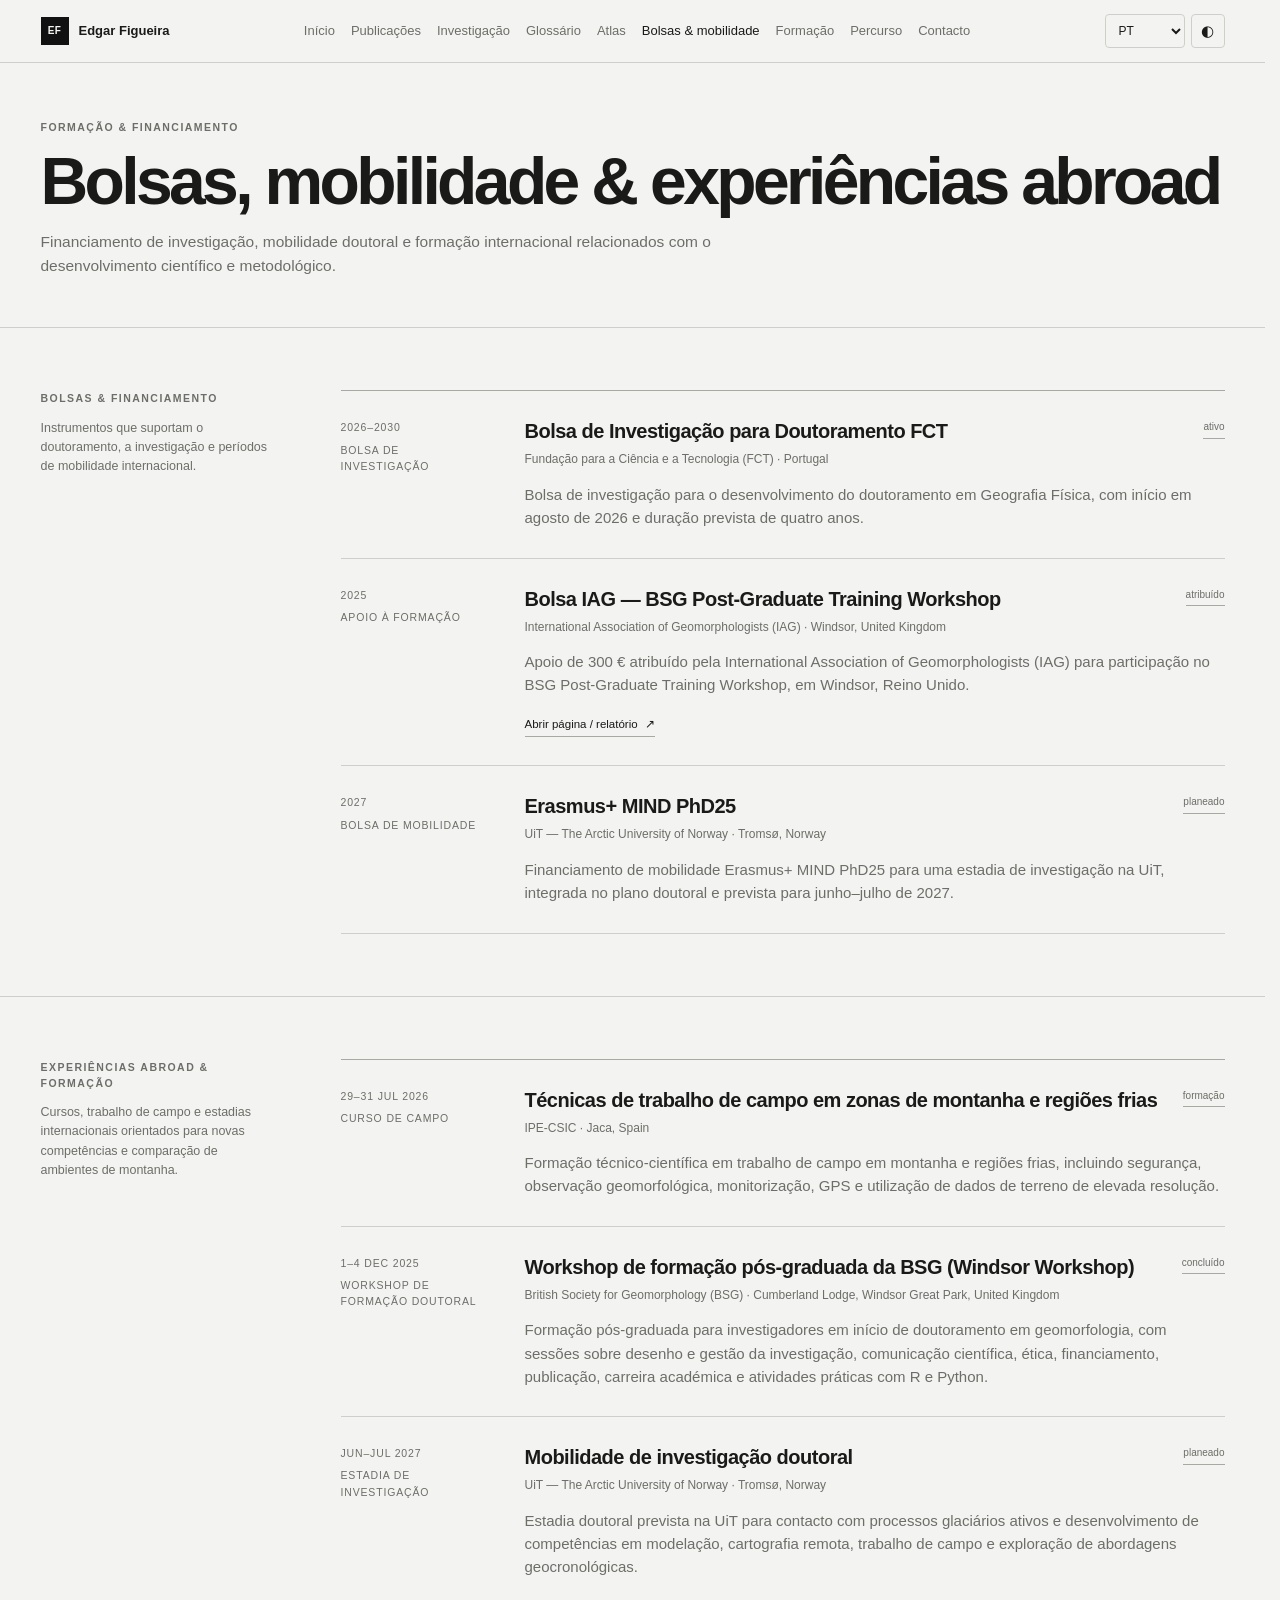
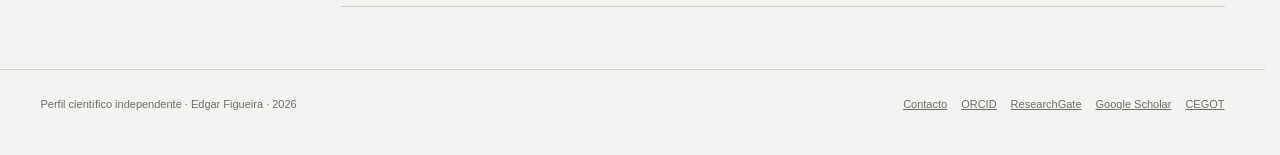
<file: mobility.html>
<!DOCTYPE html>

<html lang="pt">
<head>
<meta charset="utf-8"/>
<meta content="width=device-width,initial-scale=1" name="viewport"/>
<meta content="light dark" name="color-scheme"/>
<link href="styles.css" rel="stylesheet"/>
<meta content="Financiamento de investigação, mobilidade internacional e formação — Edgar Figueira." data-i18n-content="mobility_meta_description" name="description"/>
<title data-i18n="mobility_meta_title">Bolsas &amp; mobilidade · Edgar Figueira</title>
<link data-site-favicon="1" href="assets/favicon.svg" rel="icon" type="image/svg+xml"/>
<!-- SEO & social metadata -->
<meta name="robots" content="index,follow,max-image-preview:large,max-snippet:-1,max-video-preview:-1"/>
<meta name="author" content="Edgar Figueira"/>
<link rel="canonical" href="https://edgarfigueira.github.io/portfolio/mobility.html" data-seo-canonical="1"/>
<meta property="og:type" content="website" data-seo-og-type="1"/>
<meta property="og:site_name" content="Edgar Figueira · Scientific Portfolio" data-seo-site-name="1"/>
<meta property="og:title" content="Bolsas &amp; mobilidade · Edgar Figueira" data-seo-title="1"/>
<meta property="og:description" content="Financiamento de investigação, mobilidade internacional e formação — Edgar Figueira." data-seo-description="1"/>
<meta property="og:url" content="https://edgarfigueira.github.io/portfolio/mobility.html" data-seo-url="1"/>
<meta property="og:locale" content="pt_PT" data-seo-locale="1"/>
<meta property="og:image" content="https://edgarfigueira.github.io/portfolio/assets/me.jpeg" data-seo-image="1"/>
<meta property="og:image:alt" content="Edgar Figueira" data-seo-image-alt="1"/>
<meta name="twitter:card" content="summary_large_image"/>
<meta name="twitter:title" content="Bolsas &amp; mobilidade · Edgar Figueira" data-seo-twitter-title="1"/>
<meta name="twitter:description" content="Financiamento de investigação, mobilidade internacional e formação — Edgar Figueira." data-seo-twitter-description="1"/>
<meta name="twitter:image" content="https://edgarfigueira.github.io/portfolio/assets/me.jpeg" data-seo-twitter-image="1"/>
<!-- End SEO & social metadata -->
</head>
<body>
<a class="skip-link" data-i18n="skip" href="#main"></a>
<header class="site-header">
<nav aria-label="Navegação principal" class="navbar" data-i18n-aria="nav_primary">
<a class="brand" href="index.html"><span class="brand-mark" data-profile-mark="1">EF</span><span data-profile-name="1">Edgar Figueira</span></a>
<div class="nav-links" id="navLinks">
<a data-i18n="nav_home" href="index.html"></a><a data-i18n="nav_works" href="works.html"></a><a data-i18n="nav_research" href="research.html"></a><a data-i18n="nav_terms" href="terminology.html"></a><a data-i18n="nav_atlas" href="atlas.html"></a><a aria-current="page" data-i18n="nav_mobility" href="mobility.html"></a><a data-i18n="nav_training" href="training.html"></a><a data-i18n="nav_cv" href="cv.html"></a><a data-i18n="nav_contact" href="contact.html"></a>
</div>
<div class="nav-actions">
<select aria-label="Selecionar idioma" class="lang-select" data-i18n-aria="language_select" id="languageSelect">
<option value="pt">PT</option>
<option value="es">ES</option>
<option value="en">EN</option>
<option value="de">DE</option>
<option value="fr">FR</option>
<option value="it">IT</option>
<option value="no">NO</option>
<option value="zh">中文</option></select><button class="icon-btn" data-i18n-aria="theme" id="themeToggle">
						◐</button><button aria-expanded="false" class="icon-btn menu-btn" data-i18n-aria="menu" id="menuToggle">
						☰
					</button>
</div>
</nav>
</header>
<main id="main">
<section class="page-hero">
<div class="shell">
<div class="kicker" data-i18n="mobility_kicker"></div>
<h1 data-i18n="mobility_title"></h1>
<p data-i18n="mobility_intro"></p>
</div>
</section>
<section class="section mobility-section">
<div class="shell mobility-layout">
<aside>
<div class="eyebrow" data-i18n="funding_title"></div>
<p data-i18n="funding_intro"></p>
</aside>
<div class="mobility-list" id="fundingList"></div>
</div>
</section>
<section class="section mobility-section">
<div class="shell mobility-layout">
<aside>
<div class="eyebrow" data-i18n="abroad_title"></div>
<p data-i18n="abroad_intro"></p>
</aside>
<div class="mobility-list" id="abroadList"></div>
</div>
</section>
</main>
<footer>
<div class="shell footer-row">
<span><span data-i18n="footer"></span> · <span data-current-year=""></span></span>
<div class="footer-links">
<a data-i18n="nav_contact" href="contact.html"></a><a data-profile-link="orcid" href="https://orcid.org/0000-0001-9567-1648" rel="noopener" target="_blank">ORCID</a><a data-profile-link="researchgate" href="https://www.researchgate.net/profile/Edgar-Figueira-2" rel="noopener" target="_blank">ResearchGate</a><a data-profile-link="googleScholar" href="https://scholar.google.com/citations?user=lm7kI1sAAAAJ&amp;hl=pt-PT&amp;oi=ao" rel="noopener" target="_blank">Google Scholar</a><a data-profile-link="cegot" href="https://cegot.pt/pt/membros/edgar-junceiro-ramos-carneiro-figueira" rel="noopener" target="_blank">CEGOT</a>
</div>
</div>
</footer>
<script src="js/data-loader.js"></script>
<script src="js/app.js"></script>
<script src="js/mobility-render.js"></script>
</body>
</html>
</file>
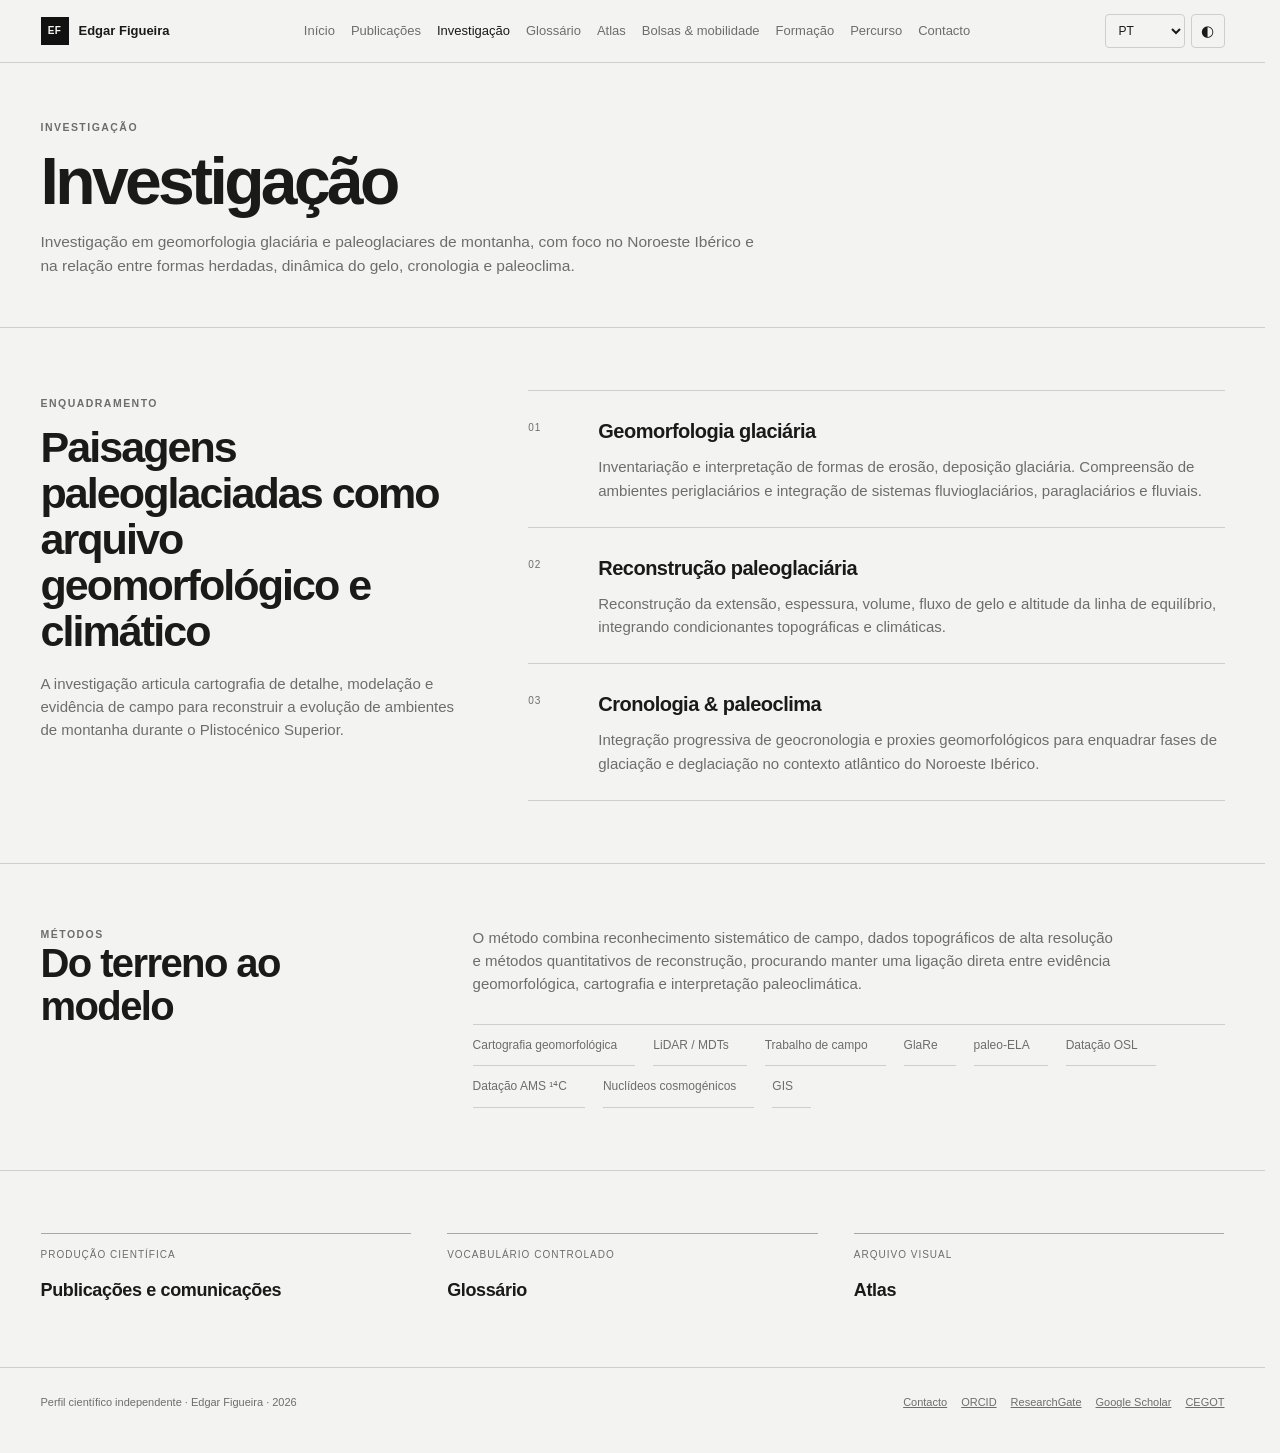
<file: research.html>
<!DOCTYPE html>

<html lang="pt">
<head>
<meta charset="utf-8"/>
<meta content="width=device-width,initial-scale=1" name="viewport"/>
<meta content="light dark" name="color-scheme"/>
<meta content="Temas de investigação, métodos e enquadramento geográfico — Edgar Figueira." data-i18n-content="research_meta_description" name="description"/>
<title data-i18n="research_meta_title">Investigação · Edgar Figueira</title>
<link href="styles.css" rel="stylesheet"/>
<link data-site-favicon="1" href="assets/favicon.svg" rel="icon" type="image/svg+xml"/>
<!-- SEO & social metadata -->
<meta name="robots" content="index,follow,max-image-preview:large,max-snippet:-1,max-video-preview:-1"/>
<meta name="author" content="Edgar Figueira"/>
<link rel="canonical" href="https://edgarfigueira.github.io/portfolio/research.html" data-seo-canonical="1"/>
<meta property="og:type" content="website" data-seo-og-type="1"/>
<meta property="og:site_name" content="Edgar Figueira · Scientific Portfolio" data-seo-site-name="1"/>
<meta property="og:title" content="Investigação · Edgar Figueira" data-seo-title="1"/>
<meta property="og:description" content="Temas de investigação, métodos e enquadramento geográfico — Edgar Figueira." data-seo-description="1"/>
<meta property="og:url" content="https://edgarfigueira.github.io/portfolio/research.html" data-seo-url="1"/>
<meta property="og:locale" content="pt_PT" data-seo-locale="1"/>
<meta property="og:image" content="https://edgarfigueira.github.io/portfolio/assets/me.jpeg" data-seo-image="1"/>
<meta property="og:image:alt" content="Edgar Figueira" data-seo-image-alt="1"/>
<meta name="twitter:card" content="summary_large_image"/>
<meta name="twitter:title" content="Investigação · Edgar Figueira" data-seo-twitter-title="1"/>
<meta name="twitter:description" content="Temas de investigação, métodos e enquadramento geográfico — Edgar Figueira." data-seo-twitter-description="1"/>
<meta name="twitter:image" content="https://edgarfigueira.github.io/portfolio/assets/me.jpeg" data-seo-twitter-image="1"/>
<!-- End SEO & social metadata -->
</head>
<body>
<a class="skip-link" data-i18n="skip" href="#main"></a>
<header class="site-header">
<nav aria-label="Navegação principal" class="navbar" data-i18n-aria="nav_primary">
<a class="brand" href="index.html">
<span class="brand-mark" data-profile-mark="1">EF</span>
<span data-profile-name="1">Edgar Figueira</span>
</a>
<div class="nav-links" id="navLinks">
<a data-i18n="nav_home" href="index.html"></a>
<a data-i18n="nav_works" href="works.html"></a>
<a aria-current="page" data-i18n="nav_research" href="research.html"></a>
<a data-i18n="nav_terms" href="terminology.html"></a>
<a data-i18n="nav_atlas" href="atlas.html"></a>
<a data-i18n="nav_mobility" href="mobility.html"></a>
<a data-i18n="nav_training" href="training.html"></a>
<a data-i18n="nav_cv" href="cv.html"></a>
<a data-i18n="nav_contact" href="contact.html"></a>
</div>
<div class="nav-actions">
<select aria-label="Selecionar idioma" class="lang-select" data-i18n-aria="language_select" id="languageSelect">
<option value="pt">PT</option>
<option value="es">ES</option>
<option value="en">EN</option>
<option value="de">DE</option>
<option value="fr">FR</option>
<option value="it">IT</option>
<option value="no">NO</option>
<option value="zh">中文</option>
</select>
<button class="icon-btn" data-i18n-aria="theme" id="themeToggle">
						◐
					</button>
<button aria-expanded="false" class="icon-btn menu-btn" data-i18n-aria="menu" id="menuToggle">
						☰
					</button>
</div>
</nav>
</header>
<main id="main">
<section class="page-hero research-page-hero">
<div class="shell">
<div class="kicker" data-i18n="research_kicker"></div>
<h1 data-i18n="research_title"></h1>
<p data-i18n="research_intro"></p>
</div>
</section>
<section class="section research-overview">
<div class="shell research-editorial">
<div class="research-lead">
<span class="eyebrow" id="researchLeadLabel"></span>
<h2 id="researchLeadTitle"></h2>
<p id="researchLeadCopy"></p>
</div>
<div class="research-axis-list" id="researchAxes"></div>
</div>
</section>
<section class="section">
<div class="shell research-methods-layout">
<div>
<div class="eyebrow" id="researchMethodsLabel"></div>
<h2 class="section-title" id="researchMethodsTitle"></h2>
</div>
<div>
<p class="section-copy" id="researchMethodsCopy"></p>
<div aria-label="Métodos de investigação" class="method-stream" data-i18n-aria="research_methods_aria" id="researchMethods"></div>
</div>
</div>
</section>
<section class="section">
<div class="shell research-links" id="researchLinks"></div>
</section>
</main>
<footer>
<div class="shell footer-row">
<span>
<span data-i18n="footer"></span>
					·
					<span data-current-year=""></span>
</span>
<div class="footer-links">
<a data-i18n="nav_contact" href="contact.html"></a>
<a data-profile-link="orcid" href="https://orcid.org/0000-0001-9567-1648" rel="noopener" target="_blank">
						ORCID
					</a>
<a data-profile-link="researchgate" href="https://www.researchgate.net/profile/Edgar-Figueira-2" rel="noopener" target="_blank">
						ResearchGate
					</a>
<a data-profile-link="googleScholar" href="https://scholar.google.com/citations?user=lm7kI1sAAAAJ&amp;hl=pt-PT&amp;oi=ao" rel="noopener" target="_blank">
						Google Scholar
					</a>
<a data-profile-link="cegot" href="https://cegot.pt/pt/membros/edgar-junceiro-ramos-carneiro-figueira" rel="noopener" target="_blank">
						CEGOT
					</a>
</div>
</div>
</footer>
<script src="js/data-loader.js"></script>
<script src="js/app.js"></script>
<script src="js/research-render.js"></script></body>
</html>
</file>
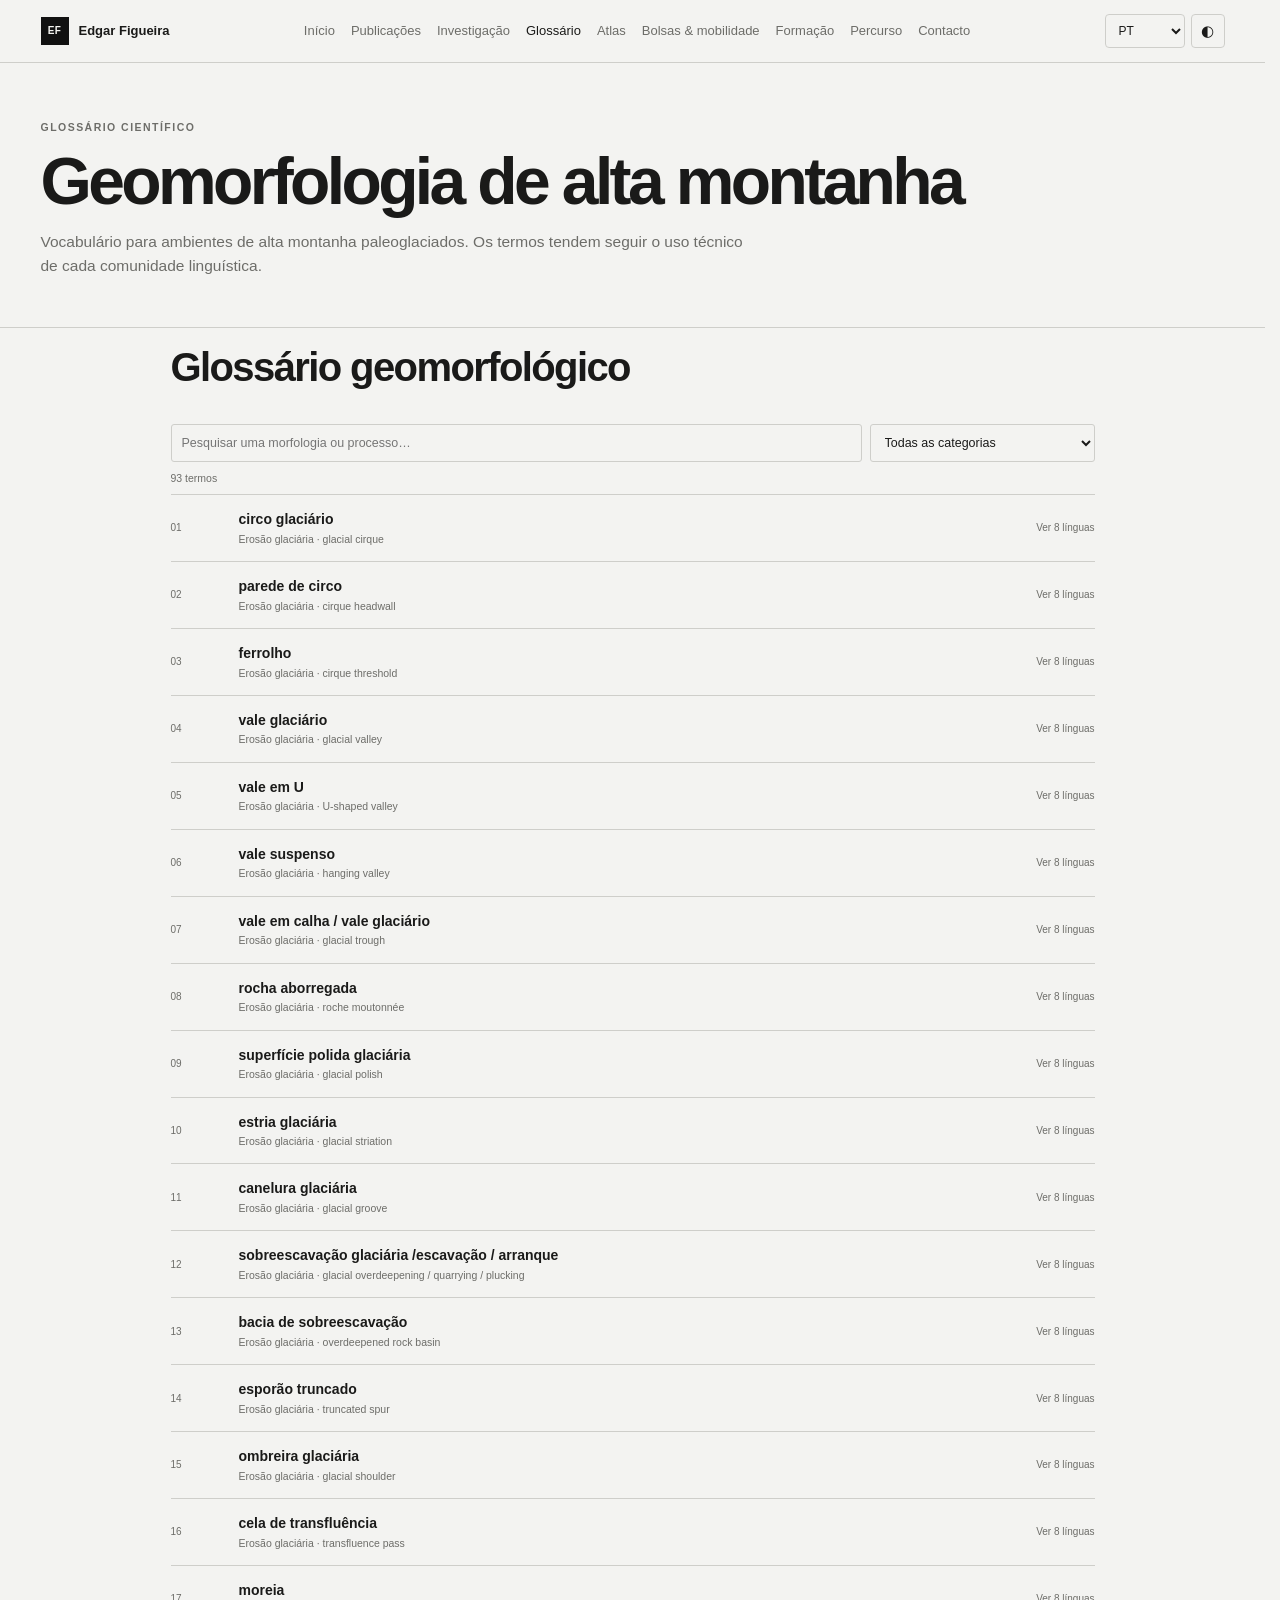
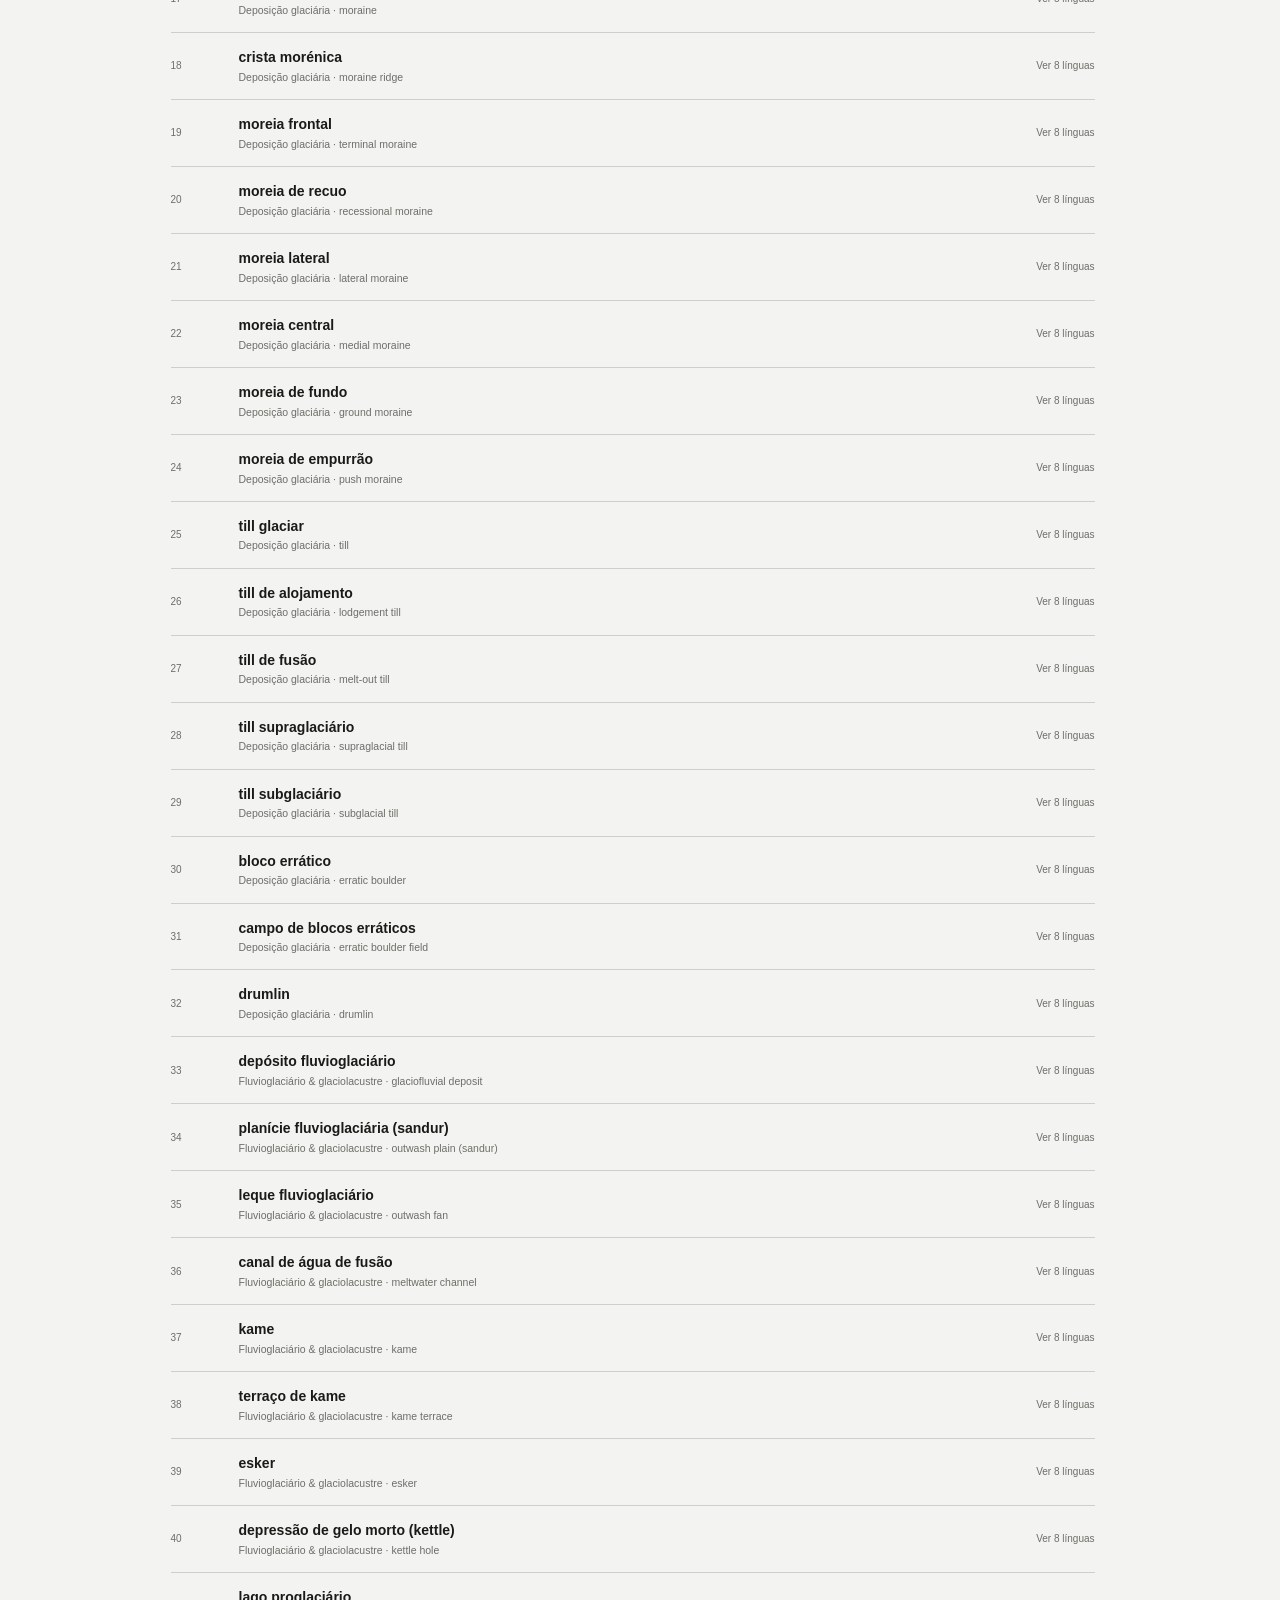
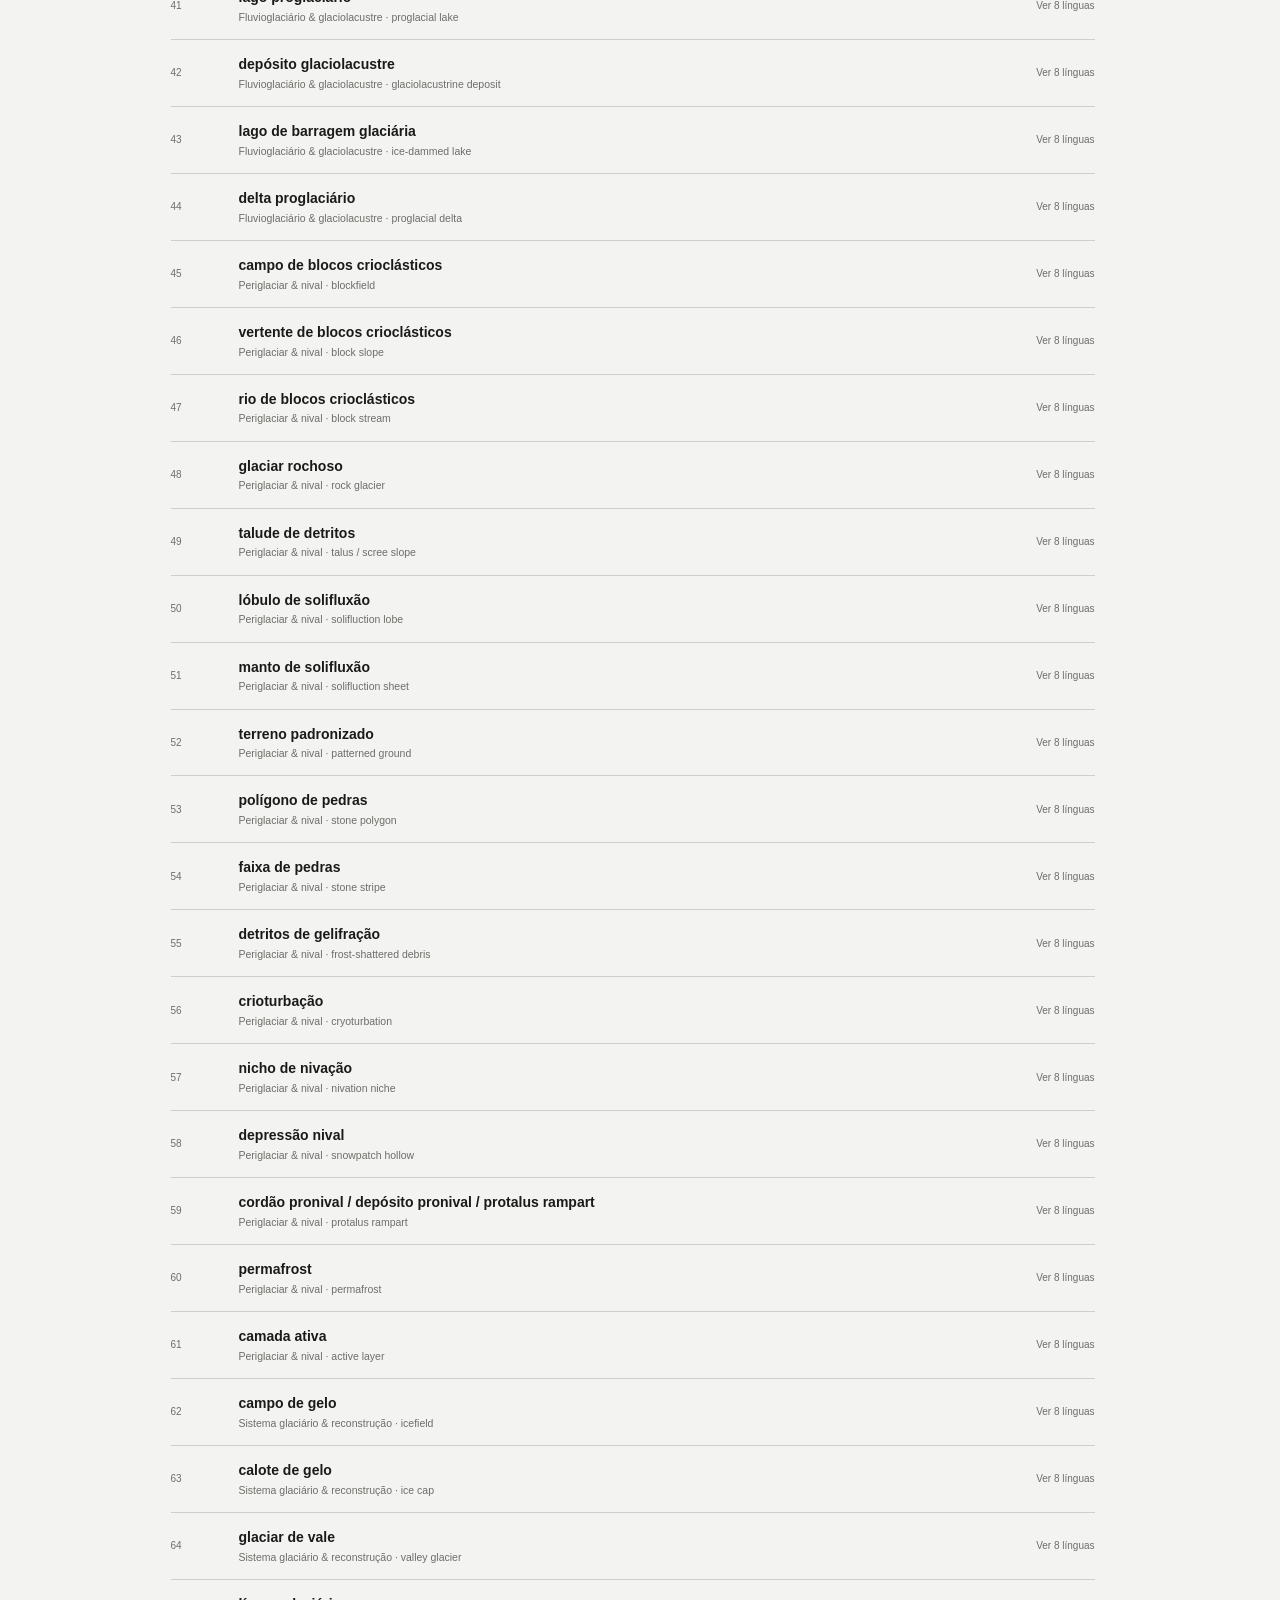
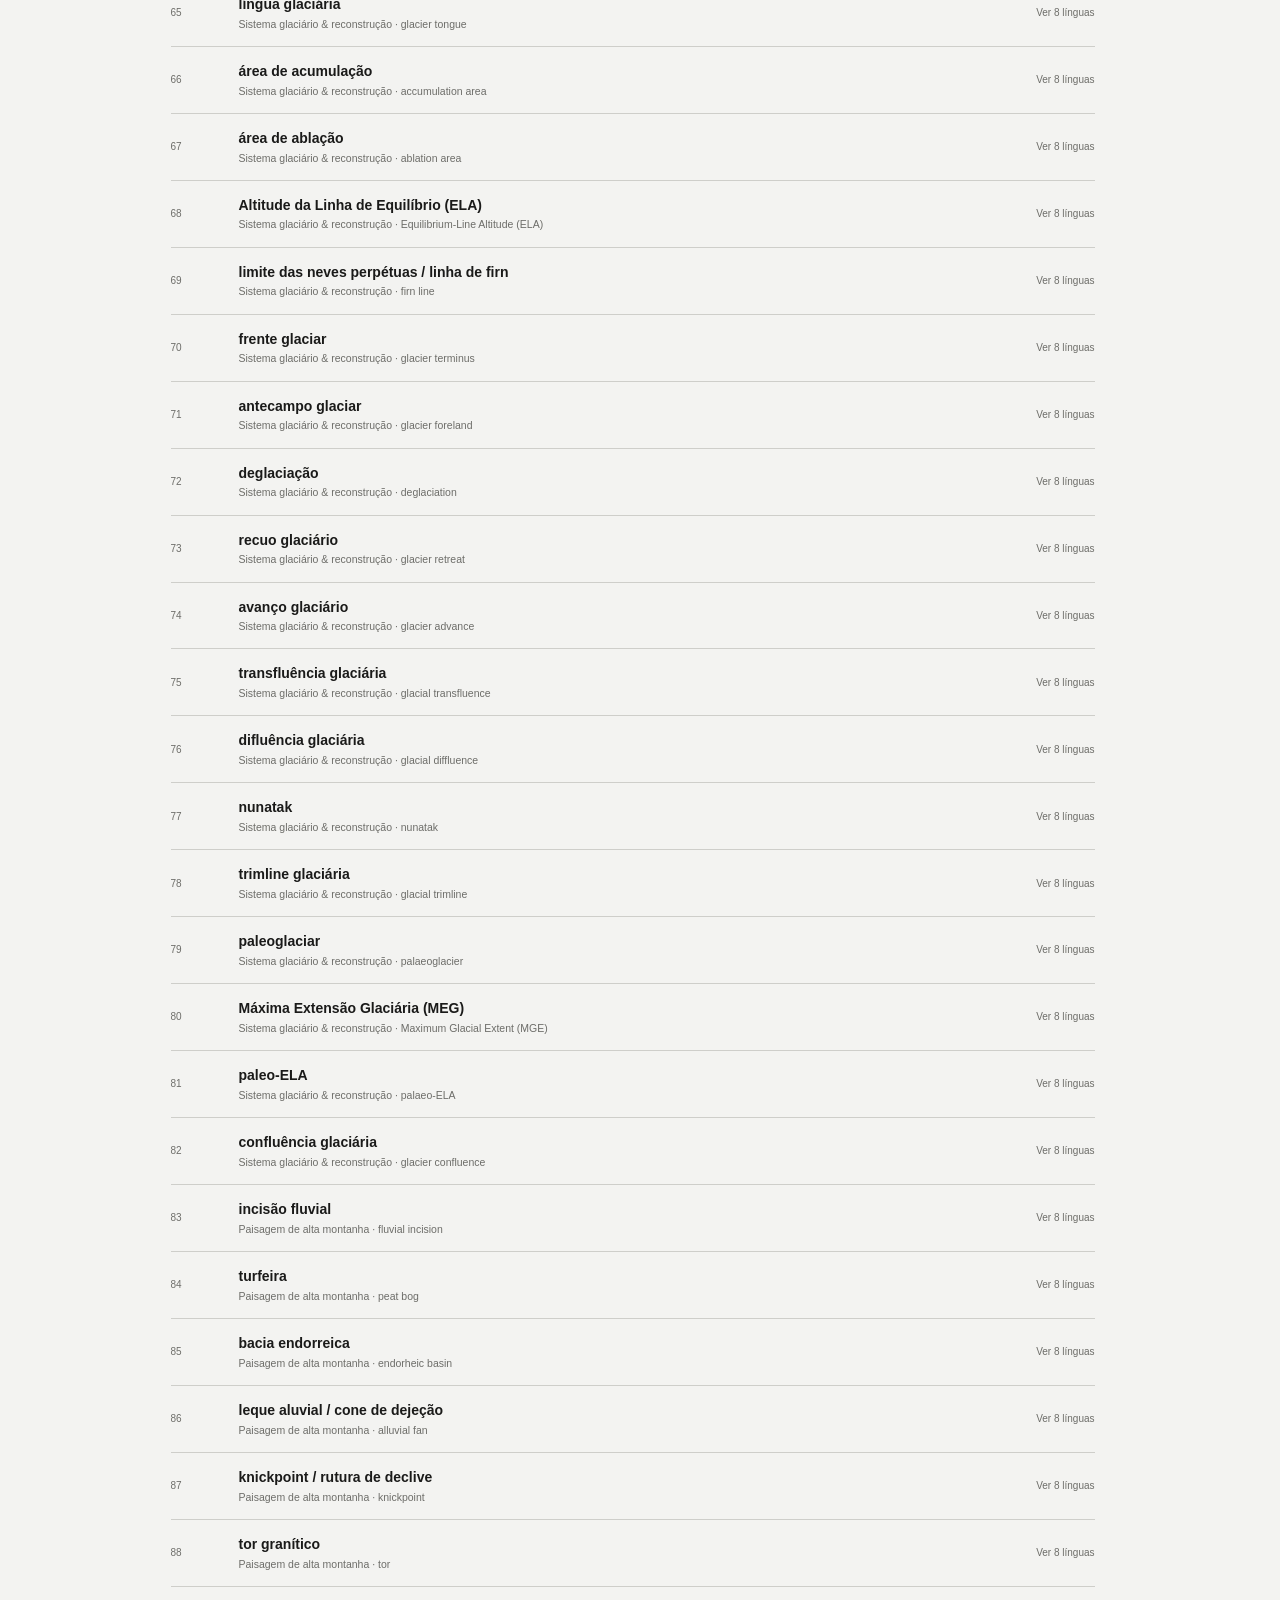
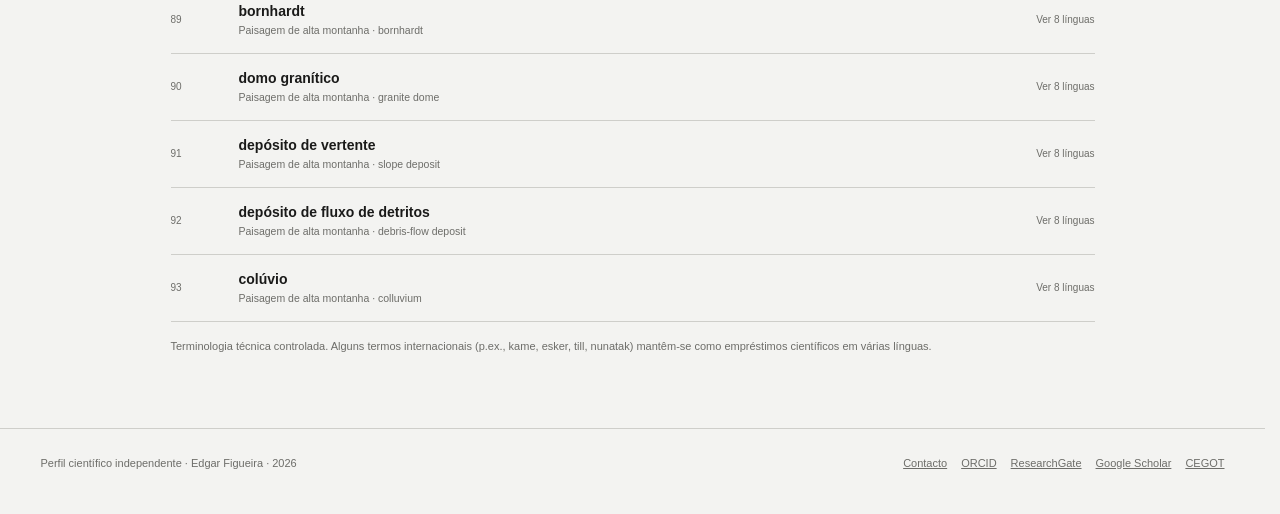
<file: terminology.html>
<!DOCTYPE html>

<html lang="pt">
<head>
<meta charset="utf-8"/>
<meta content="width=device-width,initial-scale=1" name="viewport"/>
<meta content="light dark" name="color-scheme"/>
<link href="styles.css" rel="stylesheet"/>
<meta content="Terminologia multilingue controlada para geomorfologia paleoglaciária de alta montanha — Edgar Figueira." data-i18n-content="terminology_meta_description" name="description"/>
<title data-i18n="terminology_meta_title">Terminologia · Edgar Figueira</title>
<link data-site-favicon="1" href="assets/favicon.svg" rel="icon" type="image/svg+xml"/>
<!-- SEO & social metadata -->
<meta name="robots" content="index,follow,max-image-preview:large,max-snippet:-1,max-video-preview:-1"/>
<meta name="author" content="Edgar Figueira"/>
<link rel="canonical" href="https://edgarfigueira.github.io/portfolio/terminology.html" data-seo-canonical="1"/>
<meta property="og:type" content="website" data-seo-og-type="1"/>
<meta property="og:site_name" content="Edgar Figueira · Scientific Portfolio" data-seo-site-name="1"/>
<meta property="og:title" content="Terminologia · Edgar Figueira" data-seo-title="1"/>
<meta property="og:description" content="Terminologia multilingue controlada para geomorfologia paleoglaciária de alta montanha — Edgar Figueira." data-seo-description="1"/>
<meta property="og:url" content="https://edgarfigueira.github.io/portfolio/terminology.html" data-seo-url="1"/>
<meta property="og:locale" content="pt_PT" data-seo-locale="1"/>
<meta property="og:image" content="https://edgarfigueira.github.io/portfolio/assets/me.jpeg" data-seo-image="1"/>
<meta property="og:image:alt" content="Edgar Figueira" data-seo-image-alt="1"/>
<meta name="twitter:card" content="summary_large_image"/>
<meta name="twitter:title" content="Terminologia · Edgar Figueira" data-seo-twitter-title="1"/>
<meta name="twitter:description" content="Terminologia multilingue controlada para geomorfologia paleoglaciária de alta montanha — Edgar Figueira." data-seo-twitter-description="1"/>
<meta name="twitter:image" content="https://edgarfigueira.github.io/portfolio/assets/me.jpeg" data-seo-twitter-image="1"/>
<!-- End SEO & social metadata -->
</head>
<body>
<a class="skip-link" data-i18n="skip" href="#main"></a>
<header class="site-header">
<nav aria-label="Navegação principal" class="navbar" data-i18n-aria="nav_primary">
<a class="brand" href="index.html"><span class="brand-mark" data-profile-mark="1">EF</span><span data-profile-name="1">Edgar Figueira</span></a>
<div class="nav-links" id="navLinks">
<a data-i18n="nav_home" href="index.html"></a><a data-i18n="nav_works" href="works.html"></a><a data-i18n="nav_research" href="research.html"></a><a aria-current="page" data-i18n="nav_terms" href="terminology.html"></a><a data-i18n="nav_atlas" href="atlas.html"></a><a data-i18n="nav_mobility" href="mobility.html"></a><a data-i18n="nav_training" href="training.html"></a><a data-i18n="nav_cv" href="cv.html"></a><a data-i18n="nav_contact" href="contact.html"></a>
</div>
<div class="nav-actions">
<select aria-label="Selecionar idioma" class="lang-select" data-i18n-aria="language_select" id="languageSelect">
<option value="pt">PT</option>
<option value="es">ES</option>
<option value="en">EN</option>
<option value="de">DE</option>
<option value="fr">FR</option>
<option value="it">IT</option>
<option value="no">NO</option>
<option value="zh">中文</option></select><button class="icon-btn" data-i18n-aria="theme" id="themeToggle">
						◐</button><button aria-expanded="false" class="icon-btn menu-btn" data-i18n-aria="menu" id="menuToggle">
						☰
					</button>
</div>
</nav>
</header>
<main id="main">
<section class="page-hero">
<div class="shell">
<div class="kicker" data-i18n="terms_kicker"></div>
<h1 data-i18n="terms_title"></h1>
<p data-i18n="terms_intro"></p>
</div>
</section>
<section class="section glossary-page-section" id="glossary">
<div class="shell glossary-shell">
<div class="section-head">
<div>
<h2 class="section-title" data-i18n="glossary_title"></h2>
</div>
</div>
<div class="glossary-tools">
<input class="search-input" data-i18n-placeholder="glossary_search" id="glossarySearch" type="search"/><select class="filter-select" id="glossaryCategory"></select>
</div>
<div class="glossary-count" id="glossaryCount"></div>
<div class="glossary-list" id="glossaryList"></div>
<p class="glossary-note" data-i18n="glossary_note"></p>
</div>
</section>
</main>
<footer>
<div class="shell footer-row">
<span><span data-i18n="footer"></span> · <span data-current-year=""></span></span>
<div class="footer-links">
<a data-i18n="nav_contact" href="contact.html"></a><a data-profile-link="orcid" href="https://orcid.org/0000-0001-9567-1648" rel="noopener" target="_blank">ORCID</a><a data-profile-link="researchgate" href="https://www.researchgate.net/profile/Edgar-Figueira-2" rel="noopener" target="_blank">ResearchGate</a><a data-profile-link="googleScholar" href="https://scholar.google.com/citations?user=lm7kI1sAAAAJ&amp;hl=pt-PT&amp;oi=ao" rel="noopener" target="_blank">Google Scholar</a><a data-profile-link="cegot" href="https://cegot.pt/pt/membros/edgar-junceiro-ramos-carneiro-figueira" rel="noopener" target="_blank">CEGOT</a>
</div>
</div>
</footer>
<script src="js/data-loader.js"></script>
<script src="js/app.js"></script>
<script src="js/glossary-render.js"></script>
</body>
</html>
</file>
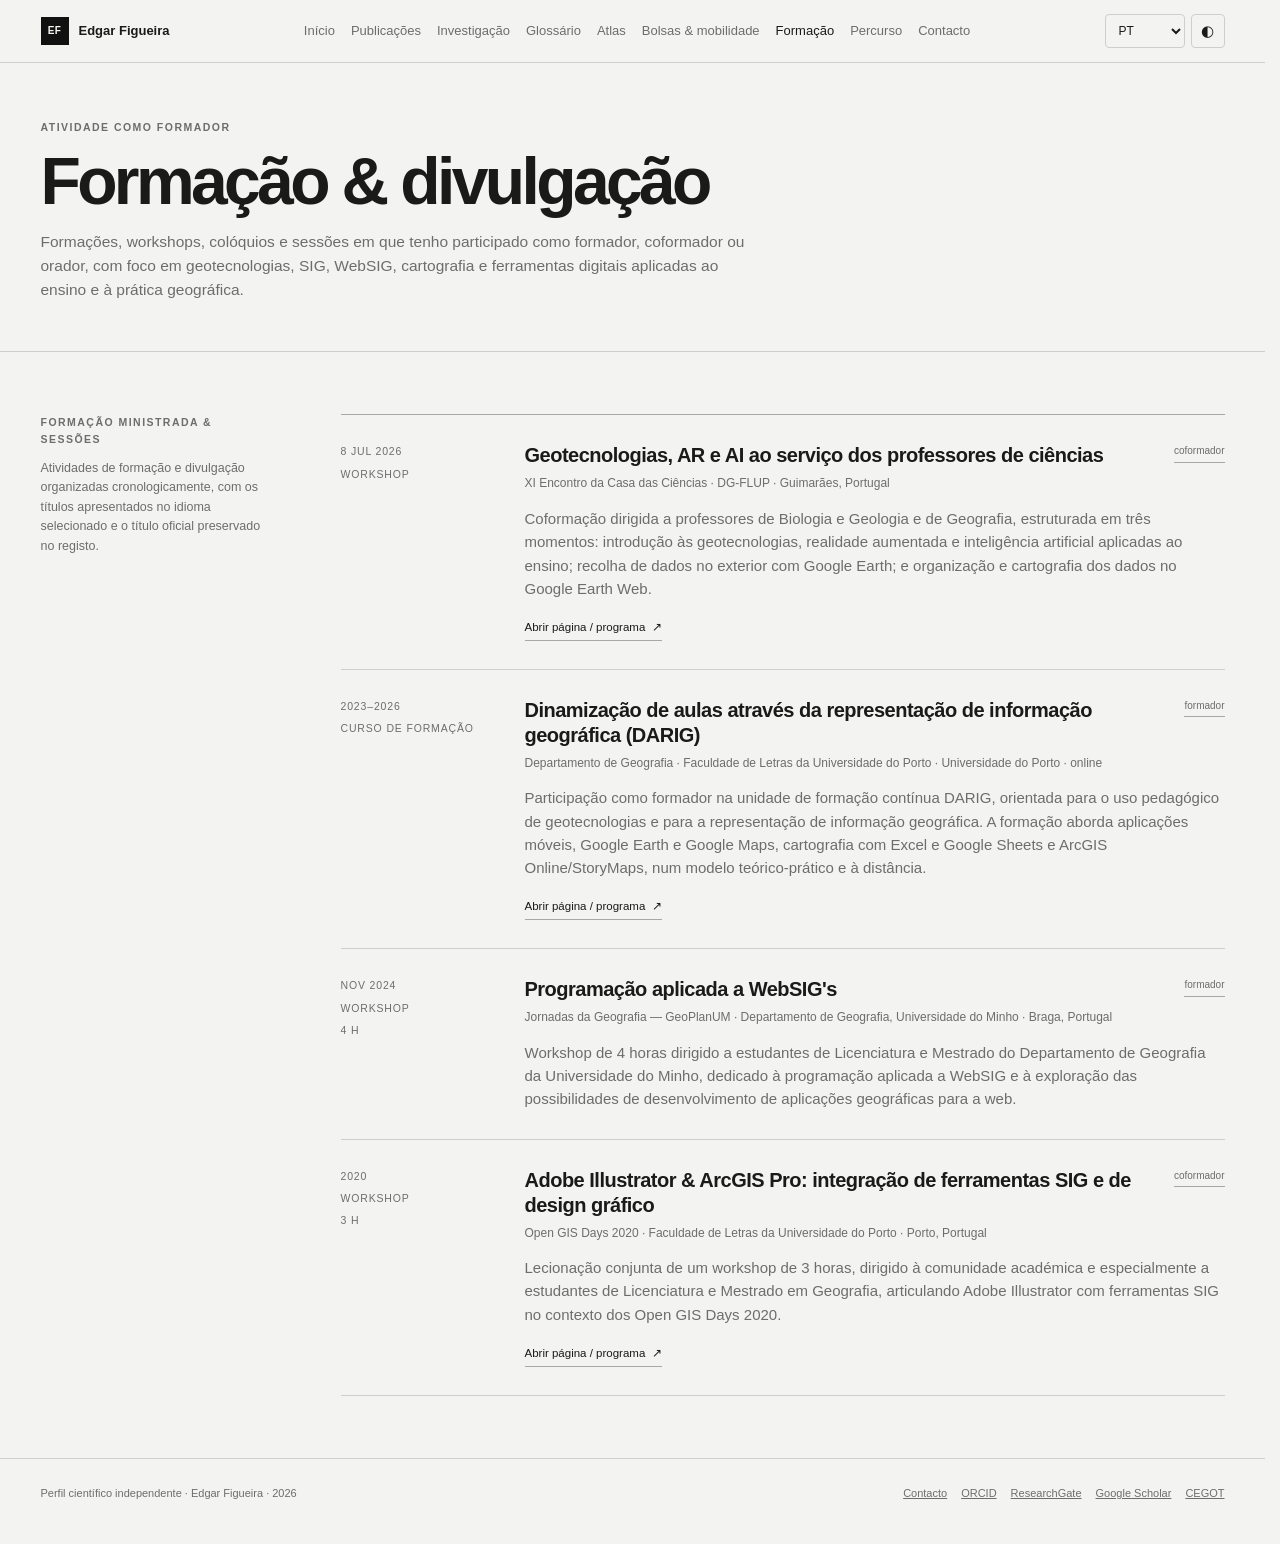
<file: training.html>
<!DOCTYPE html>

<html lang="pt">
<head>
<meta charset="utf-8"/>
<meta content="width=device-width,initial-scale=1" name="viewport"/>
<meta content="light dark" name="color-scheme"/>
<link href="styles.css" rel="stylesheet"/>
<meta content="Formações, workshops e atividades de ensino — Edgar Figueira." data-i18n-content="training_meta_description" name="description"/>
<title data-i18n="training_meta_title">Formação · Edgar Figueira</title>
<link data-site-favicon="1" href="assets/favicon.svg" rel="icon" type="image/svg+xml"/>
<!-- SEO & social metadata -->
<meta name="robots" content="index,follow,max-image-preview:large,max-snippet:-1,max-video-preview:-1"/>
<meta name="author" content="Edgar Figueira"/>
<link rel="canonical" href="https://edgarfigueira.github.io/portfolio/training.html" data-seo-canonical="1"/>
<meta property="og:type" content="website" data-seo-og-type="1"/>
<meta property="og:site_name" content="Edgar Figueira · Scientific Portfolio" data-seo-site-name="1"/>
<meta property="og:title" content="Formação · Edgar Figueira" data-seo-title="1"/>
<meta property="og:description" content="Formações, workshops e atividades de ensino — Edgar Figueira." data-seo-description="1"/>
<meta property="og:url" content="https://edgarfigueira.github.io/portfolio/training.html" data-seo-url="1"/>
<meta property="og:locale" content="pt_PT" data-seo-locale="1"/>
<meta property="og:image" content="https://edgarfigueira.github.io/portfolio/assets/me.jpeg" data-seo-image="1"/>
<meta property="og:image:alt" content="Edgar Figueira" data-seo-image-alt="1"/>
<meta name="twitter:card" content="summary_large_image"/>
<meta name="twitter:title" content="Formação · Edgar Figueira" data-seo-twitter-title="1"/>
<meta name="twitter:description" content="Formações, workshops e atividades de ensino — Edgar Figueira." data-seo-twitter-description="1"/>
<meta name="twitter:image" content="https://edgarfigueira.github.io/portfolio/assets/me.jpeg" data-seo-twitter-image="1"/>
<!-- End SEO & social metadata -->
</head>
<body>
<a class="skip-link" data-i18n="skip" href="#main"></a>
<header class="site-header">
<nav aria-label="Navegação principal" class="navbar" data-i18n-aria="nav_primary">
<a class="brand" href="index.html"><span class="brand-mark" data-profile-mark="1">EF</span><span data-profile-name="1">Edgar Figueira</span></a>
<div class="nav-links" id="navLinks">
<a data-i18n="nav_home" href="index.html"></a>
<a data-i18n="nav_works" href="works.html"></a>
<a data-i18n="nav_research" href="research.html"></a>
<a data-i18n="nav_terms" href="terminology.html"></a>
<a data-i18n="nav_atlas" href="atlas.html"></a>
<a data-i18n="nav_mobility" href="mobility.html"></a>
<a aria-current="page" data-i18n="nav_training" href="training.html"></a>
<a data-i18n="nav_cv" href="cv.html"></a>
<a data-i18n="nav_contact" href="contact.html"></a>
</div>
<div class="nav-actions">
<select aria-label="Selecionar idioma" class="lang-select" data-i18n-aria="language_select" id="languageSelect">
<option value="pt">PT</option>
<option value="es">ES</option>
<option value="en">EN</option>
<option value="de">DE</option>
<option value="fr">FR</option>
<option value="it">IT</option>
<option value="no">NO</option>
<option value="zh">中文</option>
</select>
<button class="icon-btn" data-i18n-aria="theme" id="themeToggle">◐</button>
<button aria-expanded="false" class="icon-btn menu-btn" data-i18n-aria="menu" id="menuToggle">☰</button>
</div>
</nav>
</header>
<main id="main">
<section class="page-hero">
<div class="shell">
<div class="kicker" data-i18n="training_kicker"></div>
<h1 data-i18n="training_title"></h1>
<p data-i18n="training_intro"></p>
</div>
</section>
<section class="section training-section">
<div class="shell mobility-layout">
<aside>
<div class="eyebrow" data-i18n="training_section_title"></div>
<p data-i18n="training_section_intro"></p>
</aside>
<div class="mobility-list" id="trainingList"></div>
</div>
</section>
</main>
<footer>
<div class="shell footer-row">
<span><span data-i18n="footer"></span> · <span data-current-year=""></span></span>
<div class="footer-links">
<a data-i18n="nav_contact" href="contact.html"></a>
<a data-profile-link="orcid" href="https://orcid.org/0000-0001-9567-1648" rel="noopener" target="_blank">ORCID</a>
<a data-profile-link="researchgate" href="https://www.researchgate.net/profile/Edgar-Figueira-2" rel="noopener" target="_blank">ResearchGate</a>
<a data-profile-link="googleScholar" href="https://scholar.google.com/citations?user=lm7kI1sAAAAJ&amp;hl=pt-PT&amp;oi=ao" rel="noopener" target="_blank">Google Scholar</a>
<a data-profile-link="cegot" href="https://cegot.pt/pt/membros/edgar-junceiro-ramos-carneiro-figueira" rel="noopener" target="_blank">CEGOT</a>
</div>
</div>
</footer>
<script src="js/data-loader.js"></script>
<script src="js/app.js"></script>
<script src="js/training-render.js"></script>
</body>
</html>
</file>
<file: styles.css>
:root {
	--bg: #f3f3f1;
	--text: #1a1a19;
	--muted: #6d6d69;
	--line: #cececa;
	--line2: #a9a9a4;
	--paper: #fafaf8;
	--invert: #111;
	--invtext: #f5f5f2;
	--max: 1240px;
	--shadow: 0 18px 50px rgba(0, 0, 0, 0.08);
}
html[data-theme="dark"] {
	--bg: #171716;
	--text: #ededeb;
	--muted: #a7a7a1;
	--line: #343432;
	--line2: #5d5d58;
	--paper: #1e1e1c;
	--invert: #f0f0ec;
	--invtext: #141413;
	--shadow: 0 20px 55px rgba(0, 0, 0, 0.28);
}
* {
	box-sizing: border-box;
}
html {
	scroll-behavior: smooth;
}
body {
	margin: 0;
	background: var(--bg);
	color: var(--text);
	font-family:
		-apple-system, BlinkMacSystemFont, "Segoe UI", Inter, Roboto, Helvetica,
		Arial, sans-serif;
	font-size: 15px;
	line-height: 1.55;
	-webkit-font-smoothing: antialiased;
}
a {
	color: inherit;
}
button,
select,
input {
	font: inherit;
}
.skip-link {
	position: absolute;
	left: -9999px;
}
.skip-link:focus {
	left: 16px;
	top: 16px;
	z-index: 999;
	background: var(--paper);
	padding: 8px 12px;
}
.shell {
	max-width: var(--max);
	margin: 0 auto;
	padding: 0 28px;
}
.site-header {
	position: sticky;
	top: 0;
	z-index: 100;
	background: color-mix(in srgb, var(--bg) 90%, transparent);
	backdrop-filter: blur(18px);
	border-bottom: 1px solid var(--line);
}
.navbar {
	max-width: var(--max);
	margin: auto;
	min-height: 62px;
	padding: 0 28px;
	display: grid;
	grid-template-columns: auto 1fr auto;
	align-items: center;
	gap: 26px;
}
.brand {
	display: inline-flex;
	align-items: center;
	gap: 10px;
	text-decoration: none;
	font-size: 13px;
	font-weight: 700;
}
.brand-mark {
	width: 28px;
	height: 28px;
	display: grid;
	place-items: center;
	background: var(--invert);
	color: var(--invtext);
	font-size: 10px;
	letter-spacing: 0.03em;
}
.nav-links {
	display: flex;
	justify-content: center;
	gap: 20px;
}
.nav-links a {
	text-decoration: none;
	color: var(--muted);
	font-size: 13px;
}
.nav-links a:hover,
.nav-links a[aria-current="page"] {
	color: var(--text);
}
.nav-actions {
	display: flex;
	gap: 6px;
	align-items: center;
}
.icon-btn,
.lang-select {
	height: 34px;
	border: 1px solid var(--line);
	background: transparent;
	color: var(--text);
	border-radius: 4px;
}
.icon-btn {
	width: 34px;
	cursor: pointer;
}
.lang-select {
	padding: 0 25px 0 9px;
	font-size: 12px;
}
.menu-btn {
	display: none;
}
.hero {
	padding: 72px 0 50px;
}
.hero-grid {
	display: grid;
	grid-template-columns: minmax(0, 1.25fr) minmax(260px, 0.55fr);
	gap: clamp(44px, 8vw, 110px);
	align-items: end;
}
.kicker,
.eyebrow {
	font-size: 10.5px;
	text-transform: uppercase;
	letter-spacing: 0.14em;
	color: var(--muted);
	font-weight: 700;
}
.hero h1,
.page-hero h1,
.work-detail-head h1 {
	margin: 14px 0 16px;
	font-size: clamp(44px, 6.7vw, 76px);
	line-height: 0.98;
	letter-spacing: -0.055em;
	font-weight: 720;
}
.hero-subtitle {
	font-size: clamp(19px, 2.1vw, 27px);
	line-height: 1.3;
	letter-spacing: -0.025em;
	max-width: 760px;
	margin: 0;
}
.hero-copy,
.page-hero p {
	color: var(--muted);
	max-width: 720px;
	font-size: 15.5px;
}
.hero-copy {
	margin: 20px 0 24px;
}
.actions {
	display: flex;
	gap: 18px;
	flex-wrap: wrap;
}
.text-action,
.back-link {
	background: none;
	border: 0;
	padding: 0;
	color: var(--text);
	text-decoration: none;
	font-size: 12.5px;
	font-weight: 650;
	cursor: pointer;
	border-bottom: 1px solid var(--line2);
	padding-bottom: 2px;
}
.text-action:hover,
.back-link:hover {
	border-color: var(--text);
}
.text-action.strong {
	display: inline-block;
	margin-top: 18px;
}
.portrait-wrap {
	margin: 0;
}
.portrait-wrap img {
	width: 100%;
	aspect-ratio: 4/5;
	object-fit: cover;
	display: block;
}
.portrait-wrap figcaption {
	border-top: 1px solid var(--line);
	margin-top: 9px;
	padding-top: 8px;
	color: var(--muted);
	font-size: 11px;
	display: flex;
	justify-content: space-between;
	gap: 12px;
}
.section {
	border-top: 1px solid var(--line);
	padding: 62px 0;
}
.section-head {
	display: grid;
	grid-template-columns: minmax(0, 1fr) minmax(260px, 0.75fr);
	gap: 42px;
	align-items: end;
	margin-bottom: 34px;
}
.section-title {
	font-size: clamp(27px, 3.2vw, 40px);
	line-height: 1.08;
	letter-spacing: -0.04em;
	margin: 0;
	font-weight: 690;
}
.section-copy {
	color: var(--muted);
	margin: 0;
	max-width: 650px;
}
.editorial-lines {
	border-top: 1px solid var(--line);
}
.editorial-line {
	display: grid;
	grid-template-columns: 58px minmax(180px, 0.7fr) 1.3fr;
	gap: 28px;
	padding: 22px 0;
	border-bottom: 1px solid var(--line);
}
.editorial-line .num {
	font-size: 10px;
	color: var(--muted);
	letter-spacing: 0.1em;
}
.editorial-line h3 {
	font-size: 18px;
	margin: 0;
	letter-spacing: -0.025em;
	font-weight: 650;
}
.editorial-line p {
	margin: 0;
	color: var(--muted);
}
.selected-list {
	border-top: 1px solid var(--line);
}
.selected-item {
	display: grid;
	grid-template-columns: 105px 1fr auto;
	gap: 24px;
	align-items: start;
	padding: 24px 0;
	border-bottom: 1px solid var(--line);
	text-decoration: none;
}
.selected-item span {
	font-size: 11px;
	color: var(--muted);
	text-transform: uppercase;
	letter-spacing: 0.08em;
}
.selected-item strong {
	font-size: 18px;
	line-height: 1.35;
	letter-spacing: -0.02em;
	font-weight: 620;
}
.selected-item em {
	font-style: normal;
	color: var(--muted);
	font-size: 12px;
	white-space: nowrap;
}
.selected-item:hover strong {
	text-decoration: underline;
	text-underline-offset: 4px;
}
.metrics {
	display: grid;
	grid-template-columns: repeat(4, 1fr);
	gap: 26px;
}
.metric {
	padding-top: 12px;
	border-top: 1px solid var(--line2);
}
.metric strong {
	display: block;
	font-size: 34px;
	line-height: 1;
	letter-spacing: -0.04em;
	font-weight: 650;
}
.metric span {
	display: block;
	color: var(--muted);
	font-size: 11px;
	margin-top: 7px;
}
.atlas {
	display: grid;
	grid-template-columns: 1.35fr 0.72fr 1.1fr;
	grid-auto-rows: 235px;
	gap: 10px;
}
.atlas-item {
	margin: 0;
	position: relative;
	overflow: hidden;
	background: var(--paper);
	cursor: pointer;
}
.atlas-item.landscape:nth-child(3n + 1) {
	grid-column: span 2;
}
.atlas-item.portrait {
	grid-row: span 2;
}
.atlas-item img {
	width: 100%;
	height: 100%;
	object-fit: cover;
	display: block;
	transition: transform 0.35s ease;
}
.atlas-item:hover img {
	transform: scale(1.012);
}
.atlas-item figcaption {
	position: absolute;
	left: 10px;
	right: 10px;
	bottom: 9px;
	background: color-mix(in srgb, var(--bg) 82%, transparent);
	backdrop-filter: blur(8px);
	padding: 6px 8px;
	font-size: 10.5px;
	color: var(--muted);
}
.photo-placeholder,
.photo-slot > div {
	width: 100%;
	height: 100%;
	display: flex;
	flex-direction: column;
	justify-content: flex-end;
	padding: 18px;
	background: linear-gradient(145deg, var(--paper), var(--bg));
	border: 1px solid var(--line);
	color: var(--muted);
}
.photo-placeholder span,
.photo-slot span {
	font-size: 10px;
	margin-bottom: auto;
}
.photo-placeholder strong,
.photo-slot strong {
	color: var(--text);
	font-size: 13px;
}
.photo-placeholder em,
.photo-slot em {
	font-style: normal;
	font-size: 10px;
	text-transform: uppercase;
	letter-spacing: 0.12em;
}
.photo-modal {
	border: 0;
	padding: 0;
	background: transparent;
	max-width: min(92vw, 1100px);
	max-height: 92vh;
}
.photo-modal::backdrop {
	background: rgba(0, 0, 0, 0.78);
}
.modal-inner {
	background: var(--paper);
	padding: 10px;
}
.modal-inner img {
	display: block;
	max-width: 100%;
	max-height: 78vh;
	object-fit: contain;
}
.modal-bar {
	display: flex;
	justify-content: space-between;
	gap: 18px;
	padding: 10px 4px 2px;
	color: var(--muted);
	font-size: 11px;
}
.page-hero {
	padding: 56px 0 34px;
}
.page-hero h1 {
	font-size: clamp(40px, 5.5vw, 66px);
}
.works-layout {
	display: grid;
	grid-template-columns: minmax(0, 1.1fr) minmax(360px, 0.9fr);
	gap: 54px;
	align-items: start;
	padding-bottom: 76px;
}
.works-panel {
	min-width: 0;
}
.filters {
	position: sticky;
	top: 62px;
	z-index: 40;
	background: color-mix(in srgb, var(--bg) 94%, transparent);
	backdrop-filter: blur(16px);
	padding: 12px 0 16px;
	border-bottom: 1px solid var(--line);
}
.filter-row {
	display: grid;
	grid-template-columns: 1fr auto auto;
	gap: 8px;
}
.search-input,
.filter-select {
	height: 38px;
	background: transparent;
	border: 1px solid var(--line);
	color: var(--text);
	border-radius: 3px;
	padding: 0 10px;
	font-size: 12.5px;
}
.filter-summary {
	color: var(--muted);
	font-size: 10.5px;
	margin-top: 8px;
}
.works-list {
	border-top: 1px solid var(--line);
}
.work-row {
	display: grid;
	grid-template-columns: 104px 1fr;
	gap: 22px;
	padding: 25px 0;
	border-bottom: 1px solid var(--line);
}
.work-row.is-active {
	background: linear-gradient(
		90deg,
		color-mix(in srgb, var(--text) 5%, transparent),
		transparent
	);
}
.work-index {
	display: flex;
	flex-direction: column;
	gap: 4px;
	color: var(--muted);
	font-size: 10.5px;
	text-transform: uppercase;
	letter-spacing: 0.08em;
}
.work-main h2 {
	font-size: 17px;
	line-height: 1.38;
	letter-spacing: -0.018em;
	margin: 0 0 8px;
	font-weight: 620;
}
.work-main h2 a {
	text-decoration: none;
}
.work-main h2 a:hover {
	text-decoration: underline;
	text-underline-offset: 4px;
}
.work-main p {
	margin: 0;
	color: var(--muted);
	font-size: 12.5px;
}
.work-venue {
	margin-top: 3px !important;
}

.work-view-stat {
	display: flex;
	align-items: baseline;
	gap: 5px;
	margin-top: 7px !important;
	font-size: 10.5px !important;
	color: var(--muted);
}
.work-view-stat strong {
	font-size: inherit;
	font-weight: 620;
	color: var(--text);
}
.work-view-stat[hidden] {
	display: none !important;
}
.work-view-stat--detail {
	margin: 8px 0 0 !important;
}

.work-actions {
	display: flex;
	gap: 15px;
	flex-wrap: wrap;
	margin-top: 13px;
}
.map-panel {
	position: sticky;
	top: 80px;
}
.map-frame {
	border-top: 1px solid var(--line2);
	border-bottom: 1px solid var(--line);
	padding: 10px 0;
}
.map-toolbar {
	display: flex;
	justify-content: space-between;
	align-items: center;
	gap: 16px;
	margin-bottom: 8px;
}
.map-focus {
	font-size: 10.5px;
	color: var(--muted);
	margin: 8px 0 0;
}
.map-panel #map {
	height: min(68vh, 650px);
	min-height: 500px;
	background: var(--paper);
}
.leaflet-container {
	font-family: inherit;
	background: #deded9;
}
.leaflet-tile-pane {
	filter: grayscale(1) contrast(0.88) brightness(1.05);
}
html[data-theme="dark"] .leaflet-tile-pane {
	filter: grayscale(1) invert(0.88) hue-rotate(180deg) brightness(0.7)
		contrast(0.82);
}
.region-outline {
	stroke: var(--muted) !important;
	fill: var(--text) !important;
}
.work-extent {
	stroke: var(--text) !important;
	fill: var(--text) !important;
}
.leaflet-control-attribution {
	font-size: 8px !important;
}
.research-layout {
	display: grid;
	grid-template-columns: 250px 1fr;
	gap: 55px;
	align-items: start;
}
.research-nav {
	position: sticky;
	top: 88px;
}
.research-nav a {
	display: block;
	padding: 8px 0;
	border-bottom: 1px solid var(--line);
	font-size: 12px;
	color: var(--muted);
	text-decoration: none;
}
.research-nav a:hover {
	color: var(--text);
}
.research-copy section {
	padding: 0 0 45px;
}
.research-copy h2 {
	font-size: 29px;
	letter-spacing: -0.035em;
	margin: 0 0 15px;
}
.research-copy p {
	color: var(--muted);
	max-width: 760px;
}
.glossary-tools {
	display: grid;
	grid-template-columns: 1fr auto;
	gap: 8px;
	margin: 24px 0 8px;
}
.glossary-count {
	font-size: 10.5px;
	color: var(--muted);
	margin-bottom: 8px;
}
.glossary-list {
	border-top: 1px solid var(--line);
}
.glossary-row {
	border-bottom: 1px solid var(--line);
}
.glossary-row summary {
	list-style: none;
	cursor: pointer;
	display: grid;
	grid-template-columns: 50px 1fr auto;
	gap: 18px;
	align-items: center;
	padding: 14px 0;
}
.glossary-row summary::-webkit-details-marker {
	display: none;
}
.glossary-no {
	font-size: 10px;
	color: var(--muted);
}
.glossary-main {
	display: flex;
	flex-direction: column;
}
.glossary-main strong {
	font-size: 14px;
	font-weight: 620;
}
.glossary-main small {
	color: var(--muted);
	font-size: 10.5px;
}
.glossary-expand {
	color: var(--muted);
	font-size: 10px;
}
.language-grid {
	display: grid;
	grid-template-columns: repeat(4, 1fr);
	gap: 0;
	border-top: 1px solid var(--line);
	padding: 0 0 14px 50px;
}
.language-grid div {
	padding: 12px 14px 5px 0;
}
.language-grid span {
	display: block;
	color: var(--muted);
	font-size: 9px;
	letter-spacing: 0.08em;
	margin-bottom: 3px;
}
.language-grid strong {
	font-size: 12.5px;
	font-weight: 580;
}
.glossary-note {
	font-size: 11px;
	color: var(--muted);
	margin-top: 16px;
}
.cv-grid {
	display: grid;
	grid-template-columns: 260px 1fr;
	gap: 58px;
	padding-bottom: 75px;
}
.cv-aside {
	position: sticky;
	top: 88px;
}
.cv-aside p {
	color: var(--muted);
	font-size: 13px;
}
.cv-block {
	border-top: 1px solid var(--line2);
	padding: 20px 0 38px;
}
.cv-block h2 {
	font-size: 26px;
	margin: 0 0 12px;
	letter-spacing: -0.03em;
}
.cv-entry {
	display: grid;
	grid-template-columns: 135px 1fr;
	gap: 22px;
	padding: 15px 0;
	border-bottom: 1px solid var(--line);
}
.cv-entry .date {
	font-size: 10.5px;
	color: var(--muted);
}
.cv-entry h3 {
	font-size: 14px;
	margin: 0 0 3px;
}
.cv-entry p {
	font-size: 12.5px;
	color: var(--muted);
	margin: 0;
}
.work-detail {
	padding: 50px 0 80px;
}
.work-detail-head {
	max-width: 990px;
	padding: 22px 0 38px;
}
.work-detail-head h1 {
	font-size: clamp(34px, 5vw, 62px);
	max-width: 980px;
}
.detail-authors {
	font-size: 14px;
	margin: 0;
}
.detail-venue {
	color: var(--muted);
	font-size: 12.5px;
	margin: 4px 0 0;
}
.detail-grid {
	display: grid;
	grid-template-columns: minmax(0, 1.25fr) minmax(320px, 0.75fr);
	gap: 65px;
	align-items: start;
	border-top: 1px solid var(--line2);
	padding-top: 30px;
}
.detail-copy section {
	display: grid;
	grid-template-columns: 165px 1fr;
	gap: 26px;
	padding: 22px 0;
	border-bottom: 1px solid var(--line);
}
.detail-copy h2 {
	font-size: 11px;
	text-transform: uppercase;
	letter-spacing: 0.1em;
	margin: 2px 0;
	color: var(--muted);
}
.detail-copy p,
.detail-copy ul {
	margin: 0;
	font-size: 14px;
}
.detail-copy ul {
	padding-left: 18px;
}
.detail-copy li + li {
	margin-top: 7px;
}
.citation {
	font-family: ui-monospace, SFMono-Regular, Menlo, Consolas, monospace;
	font-size: 11.5px !important;
}
.source-note {
	color: var(--muted);
	font-size: 12px !important;
}
.detail-side {
	position: sticky;
	top: 82px;
}
.detail-map {
	height: 350px;
	background: var(--paper);
	border-top: 1px solid var(--line2);
	border-bottom: 1px solid var(--line);
}
.detail-photo {
	height: 230px;
	margin-top: 34px;
}
.related {
	margin-top: 55px;
	border-top: 1px solid var(--line2);
}
.related h2 {
	font-size: 18px;
	margin: 20px 0;
}
.related a {
	display: grid;
	grid-template-columns: 72px 1fr;
	gap: 20px;
	padding: 14px 0;
	border-bottom: 1px solid var(--line);
	text-decoration: none;
}
.related a span {
	font-size: 10.5px;
	color: var(--muted);
}
.related a strong {
	font-size: 13.5px;
	font-weight: 590;
}
.related a:hover strong {
	text-decoration: underline;
}
footer {
	border-top: 1px solid var(--line);
	padding: 26px 0 42px;
	color: var(--muted);
	font-size: 11px;
}
.footer-row {
	display: flex;
	justify-content: space-between;
	gap: 20px;
	flex-wrap: wrap;
}
.footer-links {
	display: flex;
	gap: 14px;
}
.footer-links a {
	color: var(--muted);
}
@media (max-width: 960px) {
	.navbar {
		grid-template-columns: auto auto;
		justify-content: space-between;
	}
	.nav-links {
		display: none;
		grid-column: 1/-1;
		justify-content: flex-start;
		padding-bottom: 10px;
	}
	.nav-links.open {
		display: flex;
		flex-wrap: wrap;
	}
	.menu-btn {
		display: block;
	}
	.hero-grid,
	.works-layout,
	.detail-grid,
	.cv-grid,
	.research-layout {
		grid-template-columns: 1fr;
	}
	.portrait-wrap {
		max-width: 380px;
	}
	.map-panel,
	.detail-side,
	.cv-aside,
	.research-nav {
		position: static;
	}
	.map-panel #map {
		min-height: 430px;
		height: 54vh;
	}
	.section-head {
		grid-template-columns: 1fr;
	}
	.atlas {
		grid-template-columns: 1fr 1fr;
		grid-auto-rows: 210px;
	}
	.atlas-item.landscape:nth-child(3n + 1) {
		grid-column: span 2;
	}
	.language-grid {
		grid-template-columns: repeat(2, 1fr);
	}
	.metrics {
		grid-template-columns: repeat(2, 1fr);
	}
}
@media (max-width: 620px) {
	body {
		font-size: 14px;
	}
	.shell,
	.navbar {
		padding-left: 17px;
		padding-right: 17px;
	}
	.brand span:last-child {
		display: none;
	}
	.hero {
		padding-top: 48px;
	}
	.hero h1 {
		font-size: 46px;
	}
	.section {
		padding: 48px 0;
	}
	.editorial-line {
		grid-template-columns: 35px 1fr;
	}
	.editorial-line p {
		grid-column: 2;
	}
	.selected-item {
		grid-template-columns: 72px 1fr;
	}
	.selected-item em {
		display: none;
	}
	.atlas {
		grid-template-columns: 1fr;
		grid-auto-rows: auto;
	}
	.atlas-item {
		height: 220px;
	}
	.atlas-item.landscape:nth-child(3n + 1) {
		grid-column: auto;
	}
	.atlas-item.portrait {
		grid-row: auto;
		height: 360px;
	}
	.filter-row,
	.glossary-tools {
		grid-template-columns: 1fr;
	}
	.work-row {
		grid-template-columns: 72px 1fr;
	}
	.language-grid {
		grid-template-columns: 1fr;
		padding-left: 0;
	}
	.glossary-row summary {
		grid-template-columns: 35px 1fr;
	}
	.glossary-expand {
		display: none;
	}
	.detail-copy section {
		grid-template-columns: 1fr;
		gap: 8px;
	}
	.cv-entry {
		grid-template-columns: 1fr;
		gap: 5px;
	}
	.metrics {
		grid-template-columns: 1fr 1fr;
	}
}
@media (prefers-reduced-motion: reduce) {
	* {
		scroll-behavior: auto !important;
		transition: none !important;
	}
}
.metrics-source {
	margin: 18px 0 0;
	color: var(--muted);
	font-size: 10px;
	letter-spacing: 0.02em;
}
.metrics-source a {
	color: inherit;
	text-decoration: none;
	border-bottom: 1px solid var(--line);
}
.metrics-source a:hover {
	color: var(--text);
	border-color: var(--text);
}
.atlas-page-section {
	padding-top: 28px;
}
.atlas-head {
	grid-template-columns: 1fr auto;
	margin-bottom: 18px;
}
.atlas-head .kicker {
	text-align: right;
}
@media (max-width: 620px) {
	.atlas-head {
		grid-template-columns: 1fr;
	}
	.atlas-head .kicker {
		text-align: left;
	}
}
/* V4 — spatial index uses centroids + bounding-box navigation only */
.study-point {
	stroke: var(--text) !important;
	fill: var(--text) !important;
	transition:
		r 0.18s ease,
		fill-opacity 0.18s ease,
		stroke-width 0.18s ease;
}
.glossary-page-section {
	padding-top: 18px;
}
.glossary-shell {
	max-width: 980px;
}
.detail-photo-image {
	height: auto;
	margin: 34px 0 0;
}
.detail-photo-image img {
	display: block;
	width: 100%;
	max-height: 430px;
	object-fit: cover;
}
.detail-photo-image figcaption {
	margin-top: 7px;
	color: var(--muted);
	font-size: 10.5px;
}

/* V4.1 — robust per-work spatial index */
.study-point {
	cursor: pointer;
}
.leaflet-tooltip {
	font: 11px/1.35
		var(
			--font-sans,
			system-ui,
			-apple-system,
			BlinkMacSystemFont,
			"Segoe UI",
			sans-serif
		);
	background: var(--bg);
	color: var(--text);
	border: 1px solid var(--line);
	box-shadow: none;
	border-radius: 2px;
	padding: 6px 8px;
}
.leaflet-tooltip strong {
	font-weight: 650;
}
.leaflet-tooltip-top:before {
	border-top-color: var(--line);
}

/* V5 — photographic homepage + restrained scroll interaction */
.home-hero {
	padding-top: 64px;
	padding-bottom: 66px;
	overflow: hidden;
}
.home-hero-grid {
	grid-template-columns: minmax(0, 1.12fr) minmax(320px, 0.72fr);
	align-items: center;
}
.home-hero-copy {
	padding-bottom: 10px;
}
.home-hero-media {
	position: relative;
	min-width: 0;
	transform: translateY(var(--home-photo-shift, 0));
	transition: transform 0.08s linear;
}
.home-portrait {
	width: min(100%, 430px);
	margin-left: auto;
}
.home-portrait img {
	aspect-ratio: 4/5;
}
.home-field-image {
	position: absolute;
	left: -64px;
	bottom: 42px;
	width: min(55%, 240px);
	margin: 0;
	background: var(--bg);
	padding: 7px 7px 0;
	border-top: 1px solid var(--line2);
}
.home-field-image[hidden] {
	display: none;
}
.home-field-image img {
	display: block;
	width: 100%;
	aspect-ratio: 3/2;
	object-fit: cover;
}
.home-field-image figcaption {
	padding: 7px 0 8px;
	color: var(--muted);
	font-size: 9.5px;
	line-height: 1.35;
}
.home-highlights-section {
	padding-top: 56px;
	padding-bottom: 56px;
}
.home-atlas-preview {
	padding-top: 66px;
	padding-bottom: 72px;
}
.home-atlas-preview[hidden] {
	display: none;
}
.atlas-preview-head {
	align-items: start;
}
.home-photo-mosaic {
	display: grid;
	grid-template-columns: 1.38fr 0.78fr 1fr;
	grid-template-rows: 180px 180px;
	gap: 9px;
	min-height: 369px;
}
.home-photo {
	position: relative;
	display: block;
	overflow: hidden;
	background: var(--paper);
	min-width: 0;
}
.home-photo-1 {
	grid-column: 1;
	grid-row: 1/3;
}
.home-photo-2 {
	grid-column: 2;
	grid-row: 1/3;
}
.home-photo-3 {
	grid-column: 3;
	grid-row: 1;
}
.home-photo-4 {
	grid-column: 3;
	grid-row: 2;
}
.home-photo-5,
.home-photo-6 {
	display: none;
}
.home-photo img {
	width: 100%;
	height: 100%;
	object-fit: cover;
	display: block;
	transition:
		transform 0.55s cubic-bezier(0.2, 0.75, 0.25, 1),
		filter 0.35s ease;
}
.home-photo span {
	position: absolute;
	left: 10px;
	right: 10px;
	bottom: 9px;
	font-size: 9.5px;
	line-height: 1.35;
	color: #f5f5f2;
	text-shadow: 0 1px 8px rgba(0, 0, 0, 0.65);
	opacity: 0.92;
}
.home-photo:after {
	content: "";
	position: absolute;
	inset: auto 0 0;
	height: 45%;
	background: linear-gradient(to top, rgba(0, 0, 0, 0.38), transparent);
	pointer-events: none;
}
.home-photo span {
	z-index: 1;
}
@media (hover: hover) and (pointer: fine) {
	.home-photo:hover img {
		transform: scale(1.018);
	}
}
.home-metrics-section {
	padding-top: 74px;
	padding-bottom: 70px;
}
.home-metrics-section .metrics {
	gap: 44px;
}
.home-metrics-section .metric {
	border-top: 0;
	padding-top: 0;
}
.home-metrics-section .metric strong {
	font-size: clamp(42px, 5vw, 66px);
	font-weight: 580;
	letter-spacing: -0.06em;
	font-variant-numeric: tabular-nums;
}
.home-metrics-section .metric span {
	border-top: 1px solid var(--line2);
	padding-top: 9px;
	margin-top: 12px;
}
.home-contact-section {
	padding-top: 60px;
}
.contact-links {
	gap: 22px 28px;
}
.reveal-ready {
	opacity: 0;
	transform: translateY(13px);
	transition:
		opacity 0.7s ease,
		transform 0.7s cubic-bezier(0.2, 0.75, 0.25, 1);
}
.reveal-ready.is-visible {
	opacity: 1;
	transform: none;
}
@media (max-width: 1040px) {
	.home-field-image {
		left: -26px;
		width: 48%;
	}
	.home-photo-mosaic {
		grid-template-columns: 1.35fr 0.8fr;
		grid-template-rows: 210px 210px;
	}
	.home-photo-1 {
		grid-column: 1;
		grid-row: 1/3;
	}
	.home-photo-2 {
		grid-column: 2;
		grid-row: 1;
	}
	.home-photo-3 {
		grid-column: 2;
		grid-row: 2;
	}
	.home-photo-4 {
		display: none;
	}
}
@media (max-width: 960px) {
	.home-hero-grid {
		grid-template-columns: 1fr;
		align-items: start;
	}
	.home-hero-media {
		width: min(76vw, 540px);
		margin-left: auto;
		margin-top: 28px;
	}
	.home-portrait {
		width: 78%;
		margin-right: 0;
	}
	.home-field-image {
		display: block;
		left: 0;
		bottom: 34px;
		width: 43%;
	}
	.home-field-image[hidden] {
		display: none;
	}
	.home-metrics-section .metrics {
		gap: 34px;
	}
}
@media (max-width: 620px) {
	.home-hero {
		padding-top: 42px;
		padding-bottom: 52px;
	}
	.home-hero-media {
		width: 100%;
		margin-top: 34px;
	}
	.home-portrait {
		width: 82%;
		margin-left: auto;
	}
	.home-field-image {
		left: 0;
		bottom: 24px;
		width: 46%;
		padding: 5px 5px 0;
	}
	.home-photo-mosaic {
		display: grid;
		grid-template-columns: 1.25fr 0.75fr;
		grid-template-rows: 190px 150px;
		min-height: 349px;
		gap: 6px;
	}
	.home-photo-1 {
		grid-column: 1;
		grid-row: 1/3;
	}
	.home-photo-2 {
		grid-column: 2;
		grid-row: 1;
	}
	.home-photo-3 {
		grid-column: 2;
		grid-row: 2;
	}
	.home-photo-4 {
		display: none;
	}
	.home-metrics-section .metric strong {
		font-size: 42px;
	}
	.home-metrics-section .metrics {
		gap: 28px 20px;
	}
	.reveal-ready {
		transform: translateY(8px);
	}
}
@media (prefers-reduced-motion: reduce) {
	.home-hero-media {
		transform: none !important;
	}
	.reveal-ready {
		opacity: 1 !important;
		transform: none !important;
	}
}
.home-photo-mosaic[data-count="1"] {
	grid-template-columns: 1fr;
	grid-template-rows: 390px;
}
.home-photo-mosaic[data-count="1"] .home-photo-1 {
	grid-column: 1;
	grid-row: 1;
}
.home-photo-mosaic[data-count="2"] {
	grid-template-columns: 1.45fr 0.8fr;
	grid-template-rows: 390px;
}
.home-photo-mosaic[data-count="2"] .home-photo-1 {
	grid-column: 1;
	grid-row: 1;
}
.home-photo-mosaic[data-count="2"] .home-photo-2 {
	grid-column: 2;
	grid-row: 1;
}
.home-photo-mosaic[data-count="3"] {
	grid-template-columns: 1.35fr 0.8fr;
	grid-template-rows: 195px 195px;
}
.home-photo-mosaic[data-count="3"] .home-photo-1 {
	grid-column: 1;
	grid-row: 1/3;
}
.home-photo-mosaic[data-count="3"] .home-photo-2 {
	grid-column: 2;
	grid-row: 1;
}
.home-photo-mosaic[data-count="3"] .home-photo-3 {
	grid-column: 2;
	grid-row: 2;
}
@media (max-width: 620px) {
	.home-photo-mosaic[data-count="1"] {
		grid-template-rows: 300px;
	}
	.home-photo-mosaic[data-count="2"] {
		grid-template-columns: 1fr 1fr;
		grid-template-rows: 260px;
	}
	.home-photo-mosaic[data-count="3"] {
		grid-template-columns: 1.15fr 0.85fr;
		grid-template-rows: 150px 150px;
	}
}

/* V6 — dedicated research, terminology, mobility and contact pages */
.nav-links {
	gap: 16px;
}
.research-editorial {
	display: grid;
	grid-template-columns: minmax(270px, 0.75fr) minmax(0, 1.25fr);
	gap: 70px;
	align-items: start;
}
.research-lead {
	position: sticky;
	top: 94px;
}
.research-lead h2 {
	font-size: clamp(28px, 3.4vw, 43px);
	letter-spacing: -0.045em;
	line-height: 1.07;
	margin: 10px 0 18px;
}
.research-lead p {
	color: var(--muted);
	max-width: 500px;
}
.research-axis-list {
	border-top: 1px solid var(--line);
}
.research-axis {
	display: grid;
	grid-template-columns: 48px 1fr;
	gap: 22px;
	padding: 25px 0;
	border-bottom: 1px solid var(--line);
}
.research-axis > span {
	font-size: 10px;
	color: var(--muted);
	letter-spacing: 0.1em;
	padding-top: 4px;
}
.research-axis h3 {
	margin: 0 0 8px;
	font-size: 20px;
	letter-spacing: -0.025em;
	font-weight: 640;
}
.research-axis p {
	margin: 0;
	color: var(--muted);
	max-width: 720px;
}
.research-methods-layout {
	display: grid;
	grid-template-columns: minmax(260px, 0.65fr) minmax(0, 1.35fr);
	gap: 70px;
	align-items: start;
}
.method-stream {
	display: flex;
	flex-wrap: wrap;
	gap: 0;
	margin-top: 28px;
	border-top: 1px solid var(--line);
}
.method-stream span {
	padding: 11px 18px 11px 0;
	margin-right: 18px;
	border-bottom: 1px solid var(--line);
	font-size: 12px;
	color: var(--muted);
}
.research-links {
	display: grid;
	grid-template-columns: repeat(3, 1fr);
	gap: 36px;
}
.research-links a {
	text-decoration: none;
	border-top: 1px solid var(--line2);
	padding-top: 13px;
}
.research-links a span {
	display: block;
	color: var(--muted);
	font-size: 10px;
	text-transform: uppercase;
	letter-spacing: 0.1em;
	margin-bottom: 15px;
}
.research-links a strong {
	font-size: 18px;
	letter-spacing: -0.02em;
	font-weight: 620;
}
.research-links a:hover strong {
	text-decoration: underline;
	text-underline-offset: 4px;
}
.mobility-layout {
	display: grid;
	grid-template-columns: 230px 1fr;
	gap: 70px;
	align-items: start;
}
.mobility-layout aside {
	position: sticky;
	top: 92px;
}
.mobility-layout aside p {
	font-size: 12.5px;
	color: var(--muted);
	margin: 12px 0 0;
}
.mobility-list {
	border-top: 1px solid var(--line2);
}
.mobility-entry {
	display: grid;
	grid-template-columns: 150px 1fr;
	gap: 34px;
	padding: 28px 0;
	border-bottom: 1px solid var(--line);
}
.mobility-meta {
	display: flex;
	flex-direction: column;
	gap: 6px;
	color: var(--muted);
	font-size: 10.5px;
	text-transform: uppercase;
	letter-spacing: 0.08em;
}
.mobility-main h2 {
	margin: 0;
	font-size: 20px;
	line-height: 1.25;
	letter-spacing: -0.025em;
	font-weight: 640;
}
.mobility-title-line {
	display: flex;
	justify-content: space-between;
	gap: 24px;
	align-items: flex-start;
}
.mobility-status {
	white-space: nowrap;
	font-size: 10px;
	color: var(--muted);
	border-bottom: 1px solid var(--line2);
	padding-bottom: 3px;
}
.mobility-place {
	font-size: 12px !important;
	color: var(--muted) !important;
	margin: 6px 0 14px !important;
}
.mobility-main p {
	margin: 0;
	max-width: 720px;
	color: var(--muted);
}
.mobility-link-row {
	margin-top: 14px !important;
}
.mobility-link {
	display: inline-flex;
	align-items: center;
	gap: 7px;
	font-size: 11.5px;
	color: var(--text);
	text-decoration: none;
	border-bottom: 1px solid var(--line2);
	padding-bottom: 3px;
	transition:
		border-color 0.2s ease,
		opacity 0.2s ease;
}
.mobility-link:hover {
	border-color: var(--text);
}
.mobility-link:focus-visible {
	outline: 2px solid currentColor;
	outline-offset: 4px;
}
.contact-layout {
	display: grid;
	grid-template-columns: minmax(0, 1.2fr) minmax(290px, 0.65fr);
	gap: 90px;
	align-items: start;
}
.contact-form-wrap > .eyebrow,
.contact-directory > .eyebrow {
	margin-bottom: 26px;
}
.contact-form {
	border-top: 1px solid var(--line2);
}
.contact-form label {
	display: block;
	border-bottom: 1px solid var(--line);
	padding: 18px 0;
}
.contact-form label > span {
	display: block;
	font-size: 10px;
	text-transform: uppercase;
	letter-spacing: 0.1em;
	color: var(--muted);
	margin-bottom: 7px;
}
.contact-form input,
.contact-form textarea {
	display: block;
	width: 100%;
	border: 0;
	background: transparent;
	color: var(--text);
	outline: none;
	padding: 0;
	font-size: 15px;
	resize: vertical;
}
.contact-form textarea {
	min-height: 150px;
	line-height: 1.55;
}
.contact-form input:focus,
.contact-form textarea:focus {
	box-shadow: 0 1px 0 var(--text);
}
.contact-form-actions {
	display: flex;
	gap: 12px;
	flex-wrap: wrap;
	margin-top: 22px;
}
.contact-submit,
.contact-secondary {
	min-height: 42px;
	padding: 0 17px;
	border-radius: 2px;
	cursor: pointer;
	font-size: 12px;
	font-weight: 650;
}
.contact-submit {
	background: var(--invert);
	color: var(--invtext);
	border: 1px solid var(--invert);
}
.contact-secondary {
	background: transparent;
	color: var(--text);
	border: 1px solid var(--line2);
}
.contact-status {
	min-height: 20px;
	color: var(--muted);
	font-size: 11px;
	margin: 12px 0 0;
}
.contact-privacy {
	color: var(--muted);
	font-size: 10.5px;
	max-width: 610px;
	margin: 12px 0 0;
}
.contact-address {
	padding: 15px 0;
	border-top: 1px solid var(--line);
}
.contact-address span {
	display: block;
	color: var(--muted);
	font-size: 10px;
	text-transform: uppercase;
	letter-spacing: 0.09em;
	margin-bottom: 4px;
}
.contact-address a {
	text-decoration: none;
	font-size: 14px;
}
.contact-address a:hover {
	text-decoration: underline;
	text-underline-offset: 3px;
}
.contact-profile-list {
	margin-top: 28px;
	border-top: 1px solid var(--line2);
}
.contact-profile-list a {
	display: grid;
	grid-template-columns: 105px 1fr;
	gap: 18px;
	padding: 14px 0;
	border-bottom: 1px solid var(--line);
	text-decoration: none;
}
.contact-profile-list span {
	font-size: 10px;
	text-transform: uppercase;
	letter-spacing: 0.08em;
	color: var(--muted);
}
.contact-profile-list strong {
	font-size: 12.5px;
	font-weight: 590;
}
.contact-profile-list a:hover strong {
	text-decoration: underline;
	text-underline-offset: 3px;
}
@media (max-width: 1080px) {
	.nav-links {
		gap: 13px;
	}
	.nav-links a {
		font-size: 12px;
	}
}
@media (max-width: 960px) {
	.research-editorial,
	.research-methods-layout,
	.mobility-layout,
	.contact-layout {
		grid-template-columns: 1fr;
	}
	.research-lead,
	.mobility-layout aside {
		position: static;
	}
	.research-links {
		grid-template-columns: 1fr 1fr;
	}
	.contact-layout {
		gap: 55px;
	}
}
@media (max-width: 620px) {
	.research-axis {
		grid-template-columns: 34px 1fr;
	}
	.research-links {
		grid-template-columns: 1fr;
	}
	.mobility-entry {
		grid-template-columns: 1fr;
		gap: 10px;
	}
	.mobility-title-line {
		display: block;
	}
	.mobility-status {
		display: inline-block;
		margin-top: 8px;
	}
	.contact-profile-list a {
		grid-template-columns: 95px 1fr;
	}
}

/* V7.2 — device-safe mobile/tablet navigation
   The drawer is appended directly to <body> by js/app.js, so it is not
   constrained by the sticky/backdrop-filter header. */
html {
	overflow-x: clip;
	scrollbar-gutter: stable;
}
body {
	overflow-x: clip;
}
.mobile-nav-root {
	display: none;
}

@media (max-width: 1100px) {
	.site-header {
		background: var(--bg);
		-webkit-backdrop-filter: none;
		backdrop-filter: none;
	}
	.site-header .navbar {
		grid-template-columns: auto minmax(0, 1fr) auto !important;
		justify-content: stretch !important;
		min-height: 62px;
	}
	.navbar > .nav-links {
		display: none !important;
	}
	.nav-actions {
		grid-column: 3 !important;
		justify-self: end !important;
		position: static !important;
		z-index: auto !important;
		min-width: 0;
	}
	.menu-btn {
		display: inline-grid !important;
		place-items: center;
	}

	.mobile-nav-root {
		display: block;
		position: fixed;
		inset: 0;
		z-index: 1000;
		visibility: hidden;
		pointer-events: none;
	}
	.mobile-nav-backdrop {
		position: absolute;
		inset: 0;
		background: rgba(0, 0, 0, 0.3);
		opacity: 0;
		transition: opacity 0.24s ease;
	}
	.mobile-nav-drawer {
		position: absolute;
		top: 0;
		right: 0;
		bottom: 0;
		width: min(92vw, 400px);
		max-width: 100%;
		min-height: 0;
		display: grid;
		grid-template-rows: 62px minmax(0, 1fr);
		background: var(--paper);
		border-left: 1px solid var(--line);
		box-shadow: -22px 0 54px rgba(0, 0, 0, 0.14);
		transform: translate3d(100%, 0, 0);
		transition: transform 0.28s cubic-bezier(0.2, 0.75, 0.25, 1);
		will-change: transform;
	}
	html[data-theme="dark"] .mobile-nav-drawer {
		box-shadow: -22px 0 54px rgba(0, 0, 0, 0.38);
	}
	.mobile-nav-root.is-open {
		visibility: visible;
		pointer-events: auto;
	}
	.mobile-nav-root.is-open .mobile-nav-backdrop {
		opacity: 1;
	}
	.mobile-nav-root.is-open .mobile-nav-drawer {
		transform: translate3d(0, 0, 0);
	}

	.mobile-nav-head {
		display: flex;
		align-items: center;
		justify-content: space-between;
		gap: 18px;
		min-width: 0;
		padding-left: max(18px, env(safe-area-inset-left));
		padding-right: max(14px, env(safe-area-inset-right));
		border-bottom: 1px solid var(--line);
	}
	.mobile-nav-brand {
		display: flex;
		align-items: center;
		gap: 10px;
		min-width: 0;
		color: var(--text);
		text-decoration: none;
		font-size: 12.5px;
		font-weight: 680;
	}
	.mobile-nav-brand .brand-mark {
		flex: 0 0 auto;
	}
	.mobile-nav-brand span:last-child {
		overflow: hidden;
		white-space: nowrap;
		text-overflow: ellipsis;
	}
	.mobile-nav-close {
		flex: 0 0 42px;
		width: 42px;
		height: 42px;
		display: grid;
		place-items: center;
		border: 0;
		background: transparent;
		color: var(--text);
		cursor: pointer;
		font-size: 24px;
		line-height: 1;
		border-radius: 4px;
	}
	.mobile-nav-close:hover {
		background: color-mix(in srgb, var(--text) 5%, transparent);
	}
	.mobile-nav-close:focus-visible,
	.mobile-nav-links a:focus-visible {
		outline: 2px solid var(--text);
		outline-offset: 2px;
	}

	.mobile-nav-links {
		min-height: 0;
		overflow-y: auto;
		overflow-x: hidden;
		-webkit-overflow-scrolling: touch;
		overscroll-behavior: contain;
		display: flex;
		flex-direction: column;
		align-items: stretch;
		justify-content: flex-start;
		padding: 14px max(20px, env(safe-area-inset-right))
			max(26px, env(safe-area-inset-bottom))
			max(20px, env(safe-area-inset-left));
	}
	.mobile-nav-links a {
		flex: 0 0 auto;
		display: flex;
		align-items: center;
		gap: 12px;
		min-height: 52px;
		padding: 10px 2px;
		border-bottom: 1px solid var(--line);
		color: var(--text);
		text-decoration: none;
		font-size: 15.5px;
		line-height: 1.25;
		letter-spacing: -0.012em;
	}
	.mobile-nav-links a:first-child {
		border-top: 1px solid var(--line);
	}
	.mobile-nav-links a[aria-current="page"] {
		font-weight: 680;
	}
	.mobile-nav-links a[aria-current="page"]::after {
		content: "";
		width: 5px;
		height: 5px;
		margin-left: auto;
		flex: 0 0 auto;
		border-radius: 50%;
		background: var(--text);
	}
	body.nav-open {
		overflow: hidden;
	}
}

@media (max-width: 620px) {
	.site-header .navbar {
		min-height: 58px;
	}
	.mobile-nav-drawer {
		grid-template-rows: 58px minmax(0, 1fr);
		width: min(94vw, 380px);
	}
	.mobile-nav-links {
		padding-top: 10px;
	}
	.mobile-nav-links a {
		min-height: 49px;
		font-size: 15px;
	}
	.lang-select {
		max-width: 68px;
	}
}

@media (max-width: 360px) {
	.nav-actions {
		gap: 4px;
	}
	.icon-btn {
		width: 32px;
		height: 32px;
	}
	.lang-select {
		height: 32px;
		padding-left: 7px;
		padding-right: 20px;
	}
	.mobile-nav-links a {
		font-size: 14.5px;
	}
}

@media (min-width: 1101px) {
	.mobile-nav-root {
		display: none !important;
	}
}

@media (prefers-reduced-motion: reduce) {
	.mobile-nav-backdrop,
	.mobile-nav-drawer {
		transition: none !important;
	}
}

/* V7.4 — live open citation metrics */
.metrics-source {
	display: flex;
	align-items: baseline;
	gap: 6px;
	flex-wrap: wrap;
}
.metrics-source #metricsLiveStatus {
	color: var(--muted);
}
.metrics-note {
	max-width: 760px;
	margin: 8px 0 0;
	color: var(--muted);
	font-size: 10px;
	line-height: 1.5;
}
.metric-live strong {
	min-width: 1ch;
}
@media (max-width: 620px) {
	.metrics-source {
		gap: 5px;
	}
	.metrics-note {
		font-size: 9.5px;
	}
}

.cv-description {
	margin-top: 0.4rem;
	margin-bottom: 0;
	max-width: 64ch;
	line-height: 1.55;
}

.cv-tech {
	margin-top: 0.45rem;
	margin-bottom: 0;
	font-size: 0.82rem;
	line-height: 1.45;
	opacity: 0.62;
	letter-spacing: 0.01em;
}

.cv-entry > div > p:first-of-type a {
	color: inherit;
	text-decoration-color: currentColor;
	text-decoration-thickness: 1px;
	text-underline-offset: 0.18em;
	text-decoration-color: color-mix(in srgb, currentColor 35%, transparent);
	transition: text-decoration-color 0.2s ease;
}

.cv-entry > div > p:first-of-type a:hover {
	text-decoration-color: currentColor;
}
</file>
